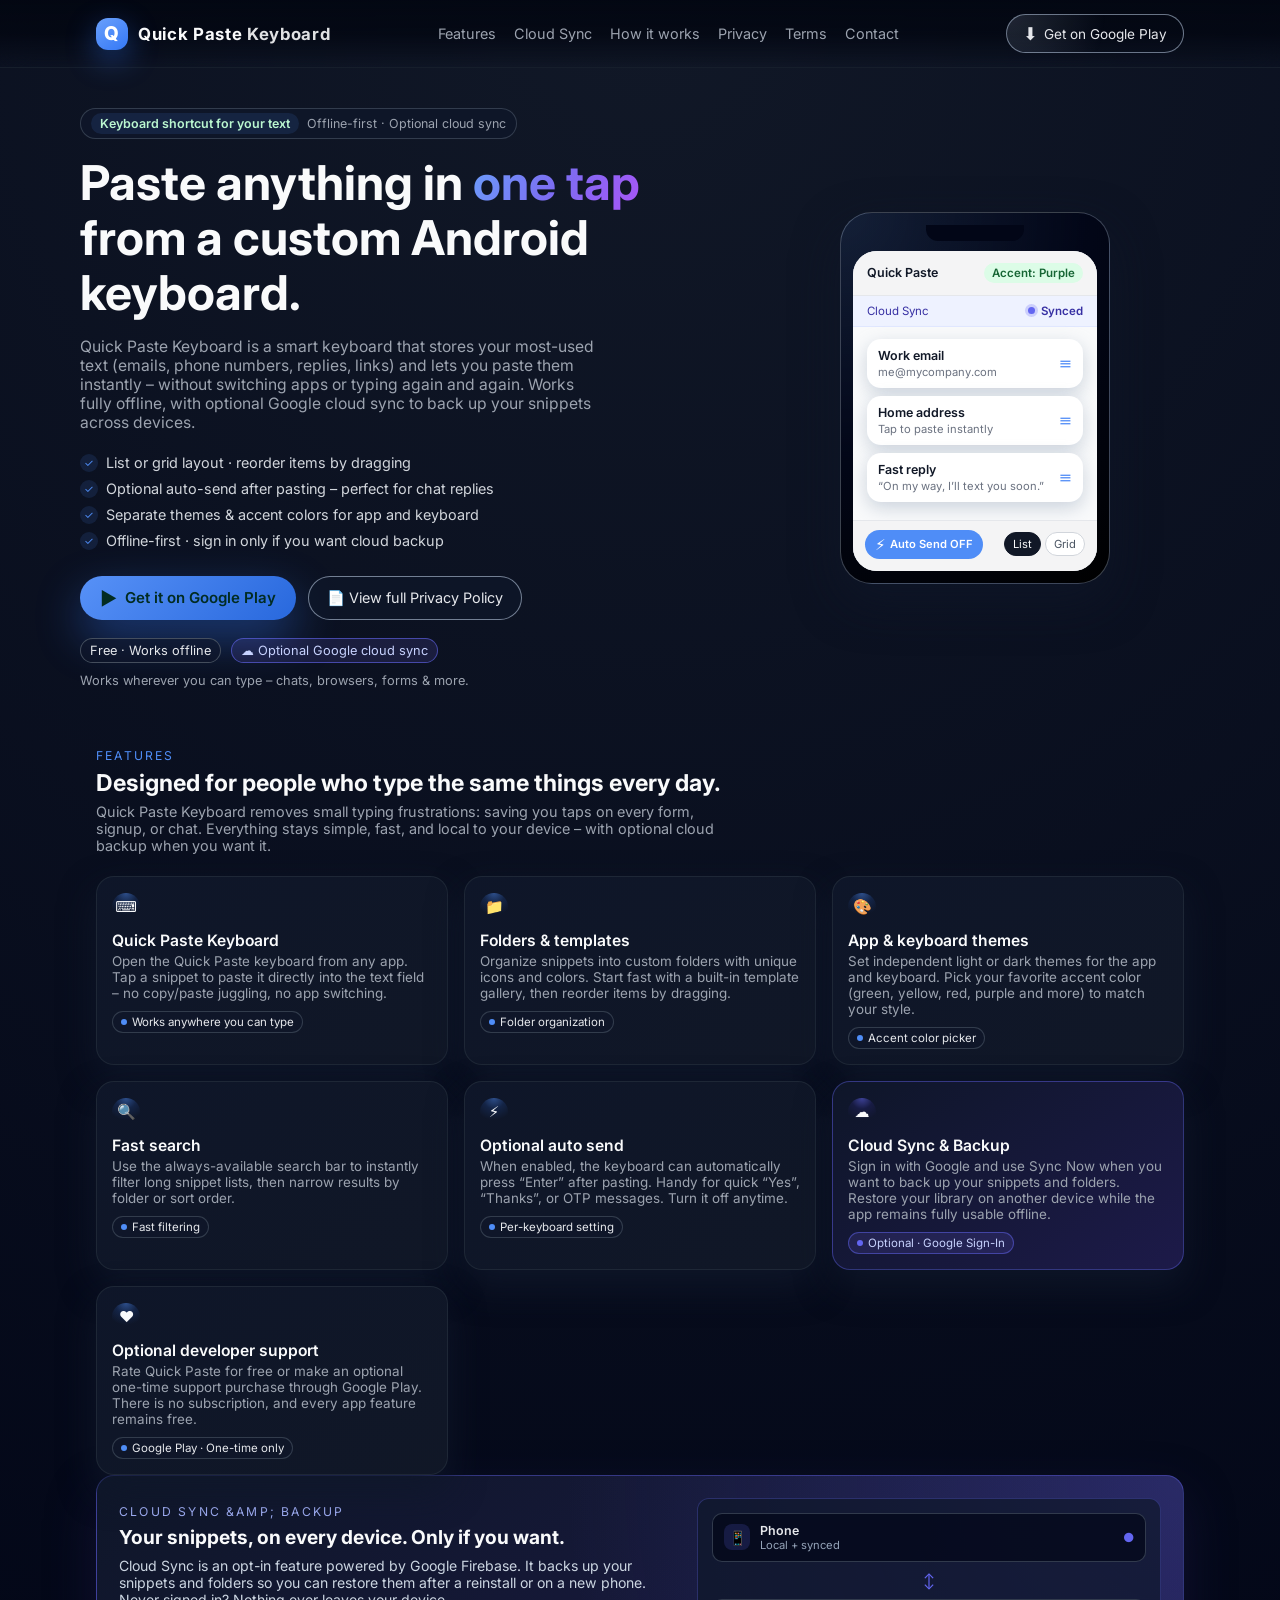
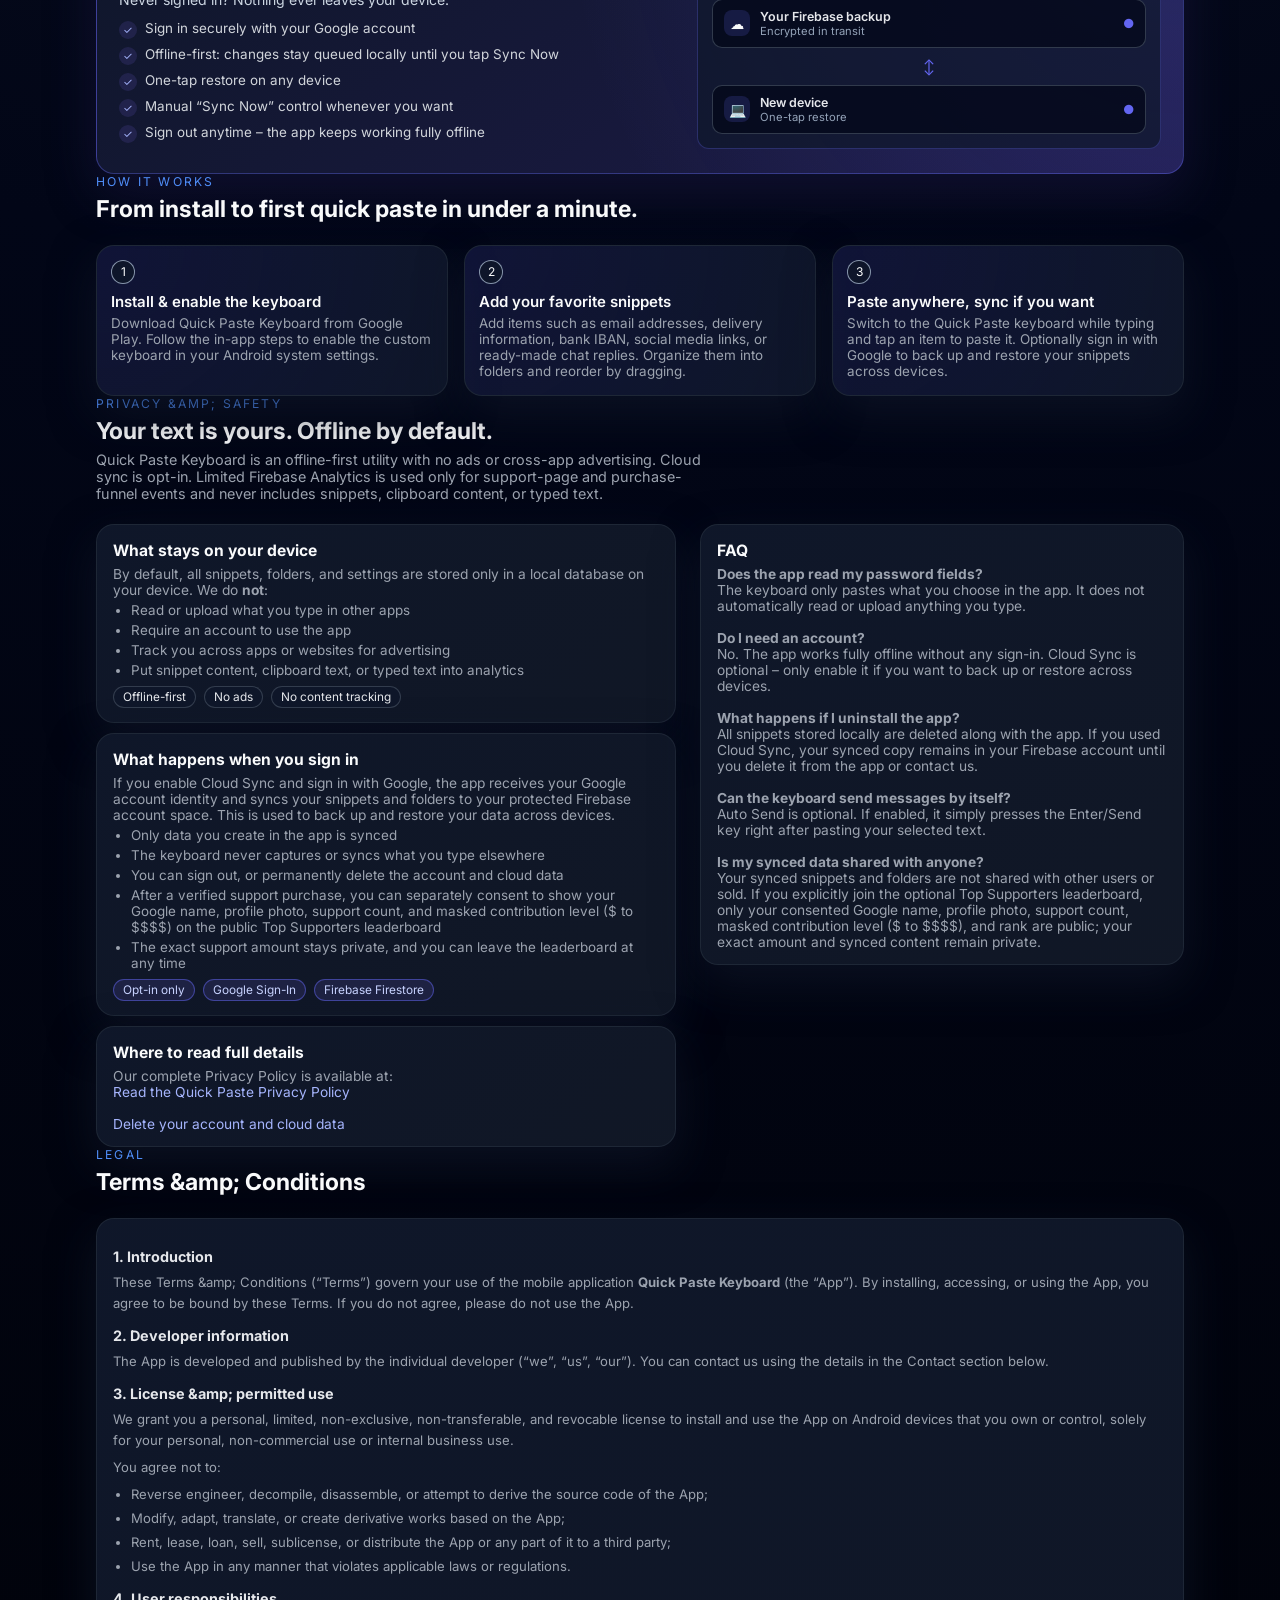
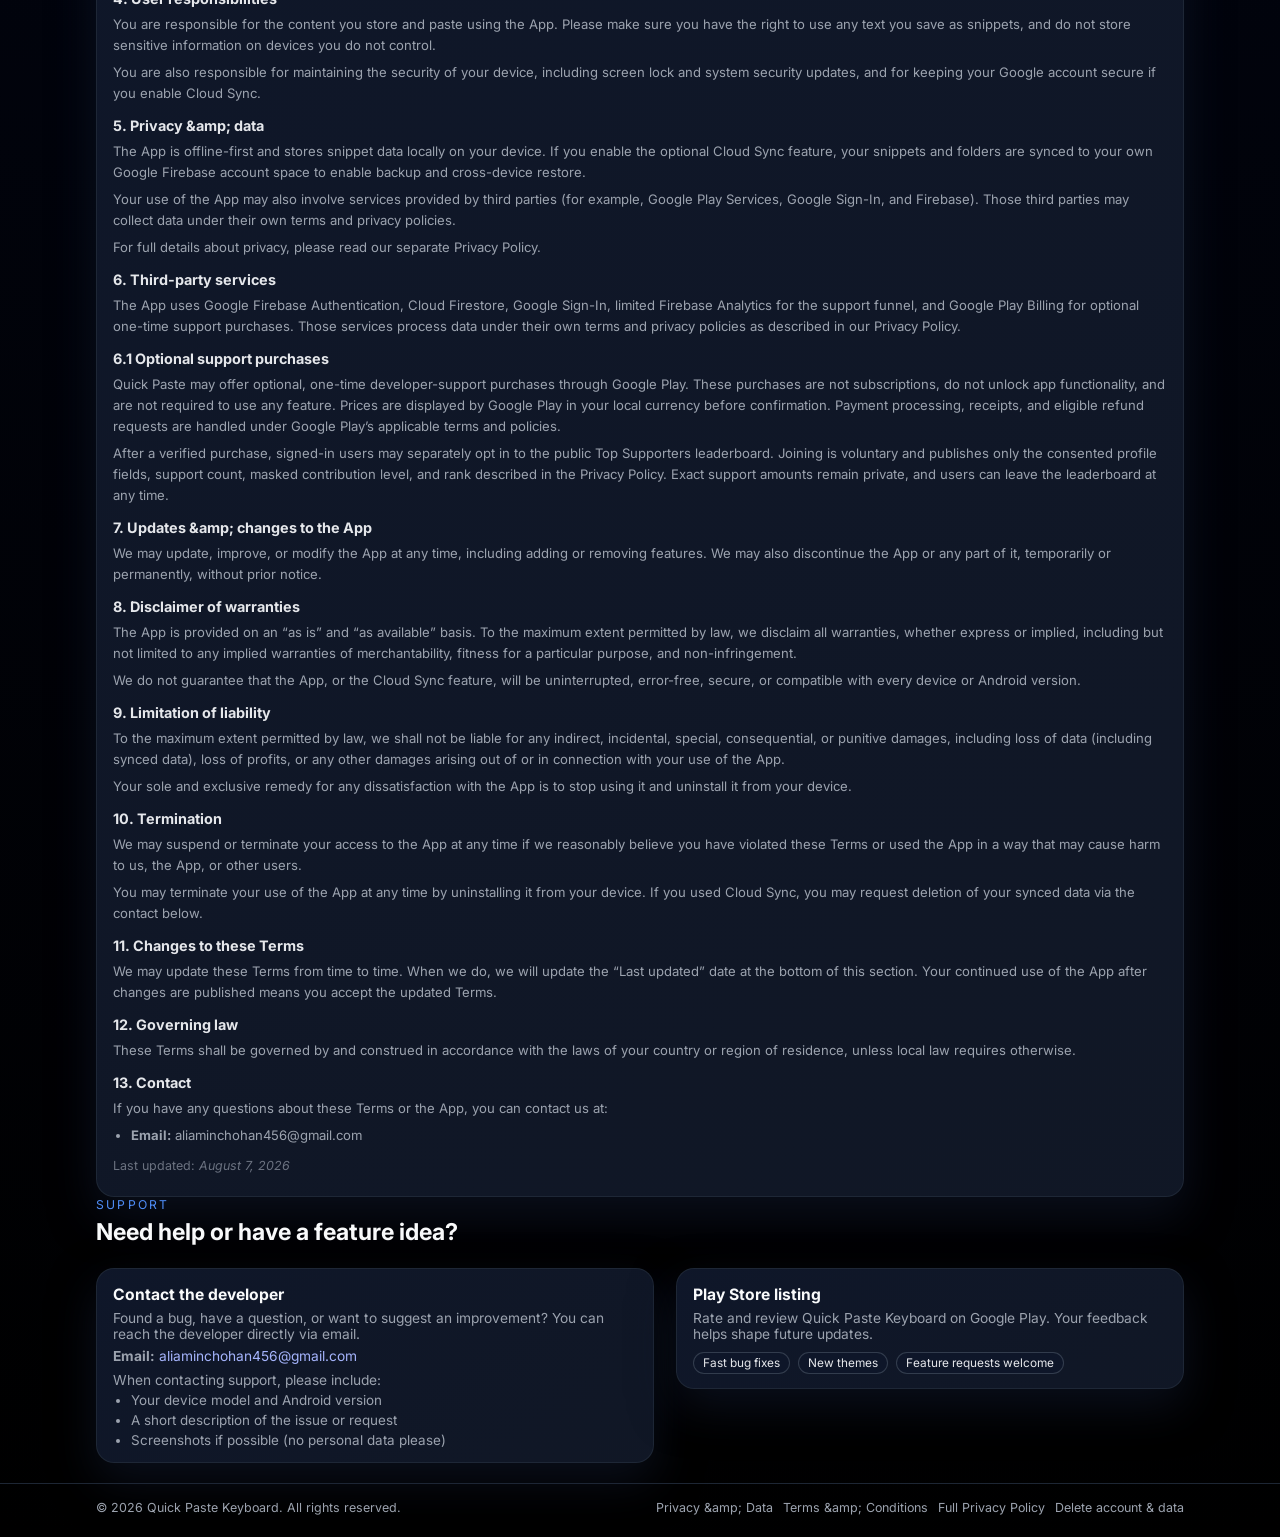
<file: index.html>
<!DOCTYPE html>
<html lang="en">
<head>
  <meta charset="UTF-8" />
  <meta name="viewport" content="width=device-width, initial-scale=1" />
  <title>Quick Paste Keyboard – Fast Text Snippets & Cloud Sync</title>
  <meta name="description" content="Quick Paste Keyboard lets you save your most-used text and paste it instantly from a custom Android keyboard. Offline-first with optional Google cloud sync and backup." />

  <link rel="preconnect" href="https://fonts.googleapis.com">
  <link rel="preconnect" href="https://fonts.gstatic.com" crossorigin>
  <link href="https://fonts.googleapis.com/css2?family=Inter:wght@400;500;600;700;800&display=swap" rel="stylesheet">

  <style>
    :root {
      --bg: #050816;
      --bg-elevated: #0b1020;
      --bg-soft: #12172a;
      --text: #f9fafb;
      --muted: #9ca3af;
      --accent: #4f8df7;
      --accent-soft: rgba(79,141,247,0.13);
      --accent-2: #7c6df2;
      --accent-2-soft: rgba(124,109,242,0.14);
      --border: #1f2933;
      --danger: #ef4444;
      --radius-lg: 18px;
      --radius-md: 12px;
      --radius-pill: 999px;
      --shadow-soft: 0 18px 45px rgba(15,23,42,0.65);
      --max-width: 1120px;
    }

    * {
      box-sizing: border-box;
      margin: 0;
      padding: 0;
    }

    body {
      font-family: "Inter", system-ui, -apple-system, BlinkMacSystemFont, "Segoe UI", sans-serif;
      background: radial-gradient(circle at top, #111827 0, #020617 40%, #000 100%);
      color: var(--text);
      -webkit-font-smoothing: antialiased;
      scroll-behavior: smooth;
    }

    a {
      color: inherit;
      text-decoration: none;
    }

    a:focus-visible,
    button:focus-visible {
      outline: 3px solid rgba(79,141,247,0.55);
      outline-offset: 4px;
      border-radius: 10px;
    }

    .skip-link {
      position: fixed;
      top: 8px;
      left: 12px;
      z-index: 100;
      padding: 10px 14px;
      transform: translateY(-150%);
      border-radius: 10px;
      background: var(--accent);
      color: #fff;
      font-weight: 700;
    }

    .skip-link:focus { transform: translateY(0); }

    img {
      max-width: 100%;
      display: block;
    }

    .page {
      min-height: 100vh;
      display: flex;
      flex-direction: column;
    }

    .shell {
      width: 100%;
      max-width: var(--max-width);
      margin: 0 auto;
      padding: 0 16px;
    }

    /* Navbar */
    .nav {
      position: sticky;
      top: 0;
      z-index: 40;
      backdrop-filter: blur(18px);
      background: linear-gradient(to bottom, rgba(3,7,18,0.96), rgba(3,7,18,0.85), transparent);
      border-bottom: 1px solid rgba(31,41,55,0.7);
    }

    .nav-inner {
      display: flex;
      align-items: center;
      justify-content: space-between;
      padding: 14px 16px;
    }

    .nav-logo {
      display: flex;
      align-items: center;
      gap: 10px;
      font-weight: 700;
      font-size: 1.05rem;
      letter-spacing: 0.04em;
    }

    .nav-logo-badge {
      width: 32px;
      height: 32px;
      border-radius: 12px;
      background: linear-gradient(145deg, #6aa0fb, #3478f6);
      display: flex;
      align-items: center;
      justify-content: center;
      box-shadow: 0 10px 30px rgba(52,120,246,0.42);
    }

    .nav-logo-badge span {
      font-size: 19px;
      font-weight: 800;
      color: #ffffff;
    }

    .nav-links {
      display: flex;
      align-items: center;
      gap: 18px;
      font-size: 0.9rem;
    }

    .nav-links a {
      color: var(--muted);
      padding: 6px 0;
    }

    .nav-links a:hover {
      color: var(--text);
    }

    .nav-cta {
      padding: 8px 16px;
      border-radius: var(--radius-pill);
      border: 1px solid rgba(148,163,184,0.7);
      font-size: 0.85rem;
      display: flex;
      align-items: center;
      gap: 6px;
      color: #e5e7eb;
      background: radial-gradient(circle at top left, rgba(148,163,184,0.2), transparent 55%);
    }

    .nav-cta span {
      font-size: 1.1rem;
    }

    .nav-cta:hover {
      border-color: var(--accent);
      color: var(--accent);
    }

    .nav-toggle {
      display: none;
      border: none;
      background: none;
      color: #e5e7eb;
      font-size: 1.25rem;
    }

    /* Hero */
    .hero {
      padding: 40px 0 60px;
    }

    .hero-grid {
      display: grid;
      grid-template-columns: minmax(0, 1.4fr) minmax(0, 1fr);
      gap: 40px;
      align-items: center;
    }

    .eyebrow {
      display: inline-flex;
      align-items: center;
      gap: 8px;
      padding: 4px 10px;
      border-radius: var(--radius-pill);
      background: rgba(15,23,42,0.9);
      border: 1px solid rgba(55,65,81,0.9);
      font-size: 0.78rem;
      color: var(--muted);
      margin-bottom: 16px;
    }

    .eyebrow-pill {
      padding: 3px 9px;
      border-radius: var(--radius-pill);
      background: rgba(79,141,247,0.12);
      font-weight: 600;
      color: #bbf7d0;
    }

    .hero-title {
      font-size: clamp(2.1rem, 2.4vw + 1.6rem, 3rem);
      line-height: 1.15;
      margin-bottom: 16px;
    }

    .hero-title span {
      background: linear-gradient(120deg, #6aa0fb, #7c6df2, #a855f7);
      -webkit-background-clip: text;
      color: transparent;
    }

    .hero-subtitle {
      color: var(--muted);
      font-size: 0.98rem;
      max-width: 520px;
      margin-bottom: 22px;
    }

    .hero-list {
      list-style: none;
      display: grid;
      gap: 8px;
      font-size: 0.9rem;
      margin-bottom: 26px;
    }

    .hero-list li {
      display: flex;
      align-items: center;
      gap: 8px;
      color: #d1d5db;
    }

    .hero-list span {
      width: 18px;
      height: 18px;
      border-radius: 999px;
      background: var(--accent-soft);
      display: flex;
      align-items: center;
      justify-content: center;
      font-size: 11px;
      color: var(--accent);
    }

    .hero-actions {
      display: flex;
      flex-wrap: wrap;
      gap: 12px;
      margin-bottom: 18px;
    }

    .btn-primary {
      padding: 11px 20px;
      border-radius: var(--radius-pill);
      border: none;
      cursor: pointer;
      font-size: 0.94rem;
      font-weight: 600;
      color: #022c22;
      background: linear-gradient(135deg, #5791f7, #2868dd);
      box-shadow: 0 18px 45px rgba(52,120,246,0.42);
      display: inline-flex;
      align-items: center;
      gap: 8px;
    }

    .btn-primary span {
      font-size: 1.15rem;
    }

    .btn-outline {
      padding: 10px 18px;
      border-radius: var(--radius-pill);
      border: 1px solid rgba(148,163,184,0.75);
      color: #e5e7eb;
      background: rgba(15,23,42,0.7);
      font-size: 0.9rem;
      display: inline-flex;
      align-items: center;
      gap: 8px;
    }

    .btn-outline:hover {
      border-color: var(--accent);
      color: var(--accent);
    }

    .hero-meta {
      font-size: 0.8rem;
      color: var(--muted);
      display: flex;
      flex-wrap: wrap;
      gap: 10px;
      align-items: center;
      margin-top: 4px;
    }

    .hero-meta-pill {
      padding: 4px 9px;
      border-radius: var(--radius-pill);
      border: 1px solid rgba(75,85,99,0.9);
      background: rgba(15,23,42,0.6);
      color: #e5e7eb;
    }

    .hero-meta-pill--accent {
      border-color: rgba(99,102,241,0.6);
      background: var(--accent-2-soft);
      color: #c7d2fe;
    }

    /* Hero phone mock */
    .hero-phone-wrap {
      display: flex;
      justify-content: center;
    }

    .phone {
      width: 270px;
      border-radius: 32px;
      padding: 12px;
      background: radial-gradient(circle at top left, #4f8df718, #020617 55%, #000);
      border: 1px solid rgba(148,163,184,0.4);
      box-shadow: var(--shadow-soft);
      position: relative;
      overflow: hidden;
    }

    .phone-notch {
      height: 16px;
      width: 40%;
      background: #020617;
      border-radius: 0 0 12px 12px;
      margin: 0 auto 10px;
    }

    .phone-screen {
      border-radius: 24px;
      background: #f9fafb;
      overflow: hidden;
      box-shadow: inset 0 0 0 1px rgba(203,213,225,0.7);
    }

    .screen-header {
      padding: 12px 14px;
      display: flex;
      justify-content: space-between;
      align-items: center;
      background: #f4f4f5;
      border-bottom: 1px solid #e5e7eb;
      font-size: 0.78rem;
      font-weight: 600;
      color: #111827;
    }

    .screen-chip {
      padding: 3px 8px;
      border-radius: 999px;
      background: #dcfce7;
      color: #166534;
      font-size: 0.72rem;
      font-weight: 600;
    }

    .screen-sync {
      padding: 8px 14px;
      display: flex;
      align-items: center;
      justify-content: space-between;
      background: #eef2ff;
      border-bottom: 1px solid #e0e7ff;
      font-size: 0.72rem;
      color: #3730a3;
    }

    .screen-sync-dot {
      width: 7px;
      height: 7px;
      border-radius: 999px;
      background: #6366f1;
      box-shadow: 0 0 0 3px rgba(99,102,241,0.25);
    }

    .screen-body {
      padding: 12px 14px 10px;
      background: #f9fafb;
    }

    .snippet-card {
      background: #ffffff;
      border-radius: 14px;
      padding: 9px 11px;
      box-shadow: 0 6px 18px rgba(148,163,184,0.45);
      margin-bottom: 8px;
      display: flex;
      justify-content: space-between;
      align-items: center;
      font-size: 0.78rem;
    }

    .snippet-title {
      font-weight: 600;
      color: #111827;
      margin-bottom: 2px;
    }

    .snippet-sub {
      color: #6b7280;
      font-size: 0.7rem;
    }

    .snippet-handle {
      color: #5791f7;
      font-size: 1rem;
    }

    .screen-footer {
      padding: 9px 12px 12px;
      border-top: 1px solid #e5e7eb;
      background: #f4f4f5;
      display: flex;
      gap: 8px;
      align-items: center;
      justify-content: space-between;
      font-size: 0.7rem;
    }

    .screen-pill {
      background: #4f8df7;
      color: white;
      padding: 5px 10px;
      border-radius: 999px;
      font-weight: 600;
      display: inline-flex;
      align-items: center;
      gap: 4px;
    }

    .screen-pill span {
      font-size: 0.95rem;
    }

    .screen-toggle {
      display: flex;
      gap: 4px;
    }

    .screen-toggle-btn {
      padding: 4px 8px;
      border-radius: 999px;
      background: white;
      border: 1px solid #d1d5db;
      color: #4b5563;
    }

    .screen-toggle-btn--active {
      background: #111827;
      color: #f9fafb;
      border-color: #111827;
    }

    /* Sections */
    section {
      padding: 40px 0;
    }

    .section-header {
      margin-bottom: 22px;
    }

    .section-eyebrow {
      font-size: 0.76rem;
      text-transform: uppercase;
      letter-spacing: 0.18em;
      color: var(--accent);
      margin-bottom: 6px;
    }

    .section-eyebrow--accent2 {
      color: #a5b4fc;
    }

    .section-title {
      font-size: 1.45rem;
      margin-bottom: 6px;
    }

    .section-subtitle {
      font-size: 0.9rem;
      color: var(--muted);
      max-width: 620px;
    }

    /* Features grid */
    .feature-grid {
      display: grid;
      grid-template-columns: repeat(3, minmax(0, 1fr));
      gap: 16px;
    }

    .feature-card {
      background: linear-gradient(145deg, rgba(15,23,42,0.95), rgba(17,24,39,0.96));
      border-radius: var(--radius-lg);
      padding: 16px 15px 15px;
      border: 1px solid rgba(31,41,55,0.95);
      box-shadow: 0 16px 35px rgba(15,23,42,0.85);
      position: relative;
      overflow: hidden;
    }

    .feature-card--sync {
      background: linear-gradient(145deg, rgba(15,23,42,0.95), rgba(30,27,75,0.96));
      border-color: rgba(99,102,241,0.4);
    }

    .feature-badge {
      width: 28px;
      height: 28px;
      border-radius: 999px;
      background: radial-gradient(circle at top, rgba(79,141,247,0.48), rgba(52,120,246,0.14), transparent 70%);
      display: flex;
      align-items: center;
      justify-content: center;
      font-size: 15px;
      margin-bottom: 10px;
    }

    .feature-badge--sync {
      background: radial-gradient(circle at top, rgba(99,102,241,0.55), rgba(67,56,202,0.15), transparent 70%);
    }

    .feature-title {
      font-size: 0.98rem;
      margin-bottom: 3px;
      font-weight: 600;
    }

    .feature-body {
      font-size: 0.84rem;
      color: var(--muted);
      margin-bottom: 8px;
    }

    .feature-tag {
      font-size: 0.72rem;
      padding: 3px 8px;
      border-radius: 999px;
      border: 1px solid rgba(55,65,81,0.9);
      color: #e5e7eb;
      background: rgba(15,23,42,0.8);
      display: inline-flex;
      align-items: center;
      gap: 5px;
    }

    .feature-tag--sync {
      border-color: rgba(99,102,241,0.5);
      background: var(--accent-2-soft);
      color: #c7d2fe;
    }

    .feature-tag-dot {
      width: 6px;
      height: 6px;
      border-radius: 999px;
      background: #4f8df7;
    }

    .feature-tag-dot--sync {
      background: #6366f1;
    }

    /* How it works */
    .how-grid {
      display: grid;
      grid-template-columns: repeat(3, minmax(0, 1fr));
      gap: 16px;
    }

    .how-step {
      border-radius: var(--radius-lg);
      padding: 14px 14px 16px;
      border: 1px solid rgba(31,41,55,0.95);
      background: radial-gradient(circle at top left, rgba(99,102,241,0.15), rgba(15,23,42,0.96));
      box-shadow: var(--shadow-soft);
      position: relative;
    }

    .how-step-number {
      width: 24px;
      height: 24px;
      border-radius: 999px;
      background: rgba(15,23,42,0.9);
      border: 1px solid rgba(148,163,184,0.9);
      font-size: 0.75rem;
      display: flex;
      align-items: center;
      justify-content: center;
      margin-bottom: 8px;
    }

    .how-title {
      font-size: 0.94rem;
      font-weight: 600;
      margin-bottom: 4px;
    }

    .how-body {
      font-size: 0.84rem;
      color: var(--muted);
    }

    /* Sync highlight band */
    .sync-band {
      border-radius: var(--radius-lg);
      padding: 22px 22px 24px;
      border: 1px solid rgba(99,102,241,0.4);
      background:
        radial-gradient(circle at top right, rgba(99,102,241,0.22), transparent 55%),
        linear-gradient(145deg, rgba(15,23,42,0.98), rgba(30,27,75,0.96));
      box-shadow: 0 20px 50px rgba(30,27,75,0.45);
      display: grid;
      grid-template-columns: minmax(0, 1.2fr) minmax(0, 1fr);
      gap: 22px;
      align-items: center;
    }

    .sync-band-title {
      font-size: 1.2rem;
      margin-bottom: 8px;
    }

    .sync-band-body {
      font-size: 0.88rem;
      color: #cbd5e1;
      margin-bottom: 12px;
    }

    .sync-points {
      list-style: none;
      display: grid;
      gap: 7px;
      font-size: 0.84rem;
      color: #d1d5db;
    }

    .sync-points li {
      display: flex;
      align-items: flex-start;
      gap: 8px;
    }

    .sync-points span {
      width: 18px;
      height: 18px;
      border-radius: 999px;
      background: var(--accent-2-soft);
      display: flex;
      align-items: center;
      justify-content: center;
      font-size: 11px;
      color: #a5b4fc;
      flex-shrink: 0;
      margin-top: 1px;
    }

    .sync-visual {
      border-radius: var(--radius-md);
      background: rgba(15,23,42,0.7);
      border: 1px solid rgba(99,102,241,0.3);
      padding: 14px;
      display: grid;
      gap: 10px;
    }

    .sync-device {
      display: flex;
      align-items: center;
      gap: 10px;
      padding: 9px 11px;
      border-radius: 10px;
      background: rgba(2,6,23,0.7);
      border: 1px solid rgba(55,65,81,0.9);
      font-size: 0.78rem;
    }

    .sync-device-icon {
      width: 26px;
      height: 26px;
      border-radius: 8px;
      background: rgba(99,102,241,0.18);
      display: flex;
      align-items: center;
      justify-content: center;
      font-size: 14px;
    }

    .sync-device-meta {
      flex: 1;
    }

    .sync-device-name {
      font-weight: 600;
      color: #e5e7eb;
    }

    .sync-device-status {
      font-size: 0.7rem;
      color: #94a3b8;
    }

    .sync-arrow {
      text-align: center;
      color: #6366f1;
      font-size: 0.9rem;
    }

    /* FAQ, Privacy, Terms */
    .split-grid {
      display: grid;
      grid-template-columns: minmax(0, 1.2fr) minmax(0, 1fr);
      gap: 24px;
      align-items: start;
    }

    .card {
      border-radius: var(--radius-lg);
      border: 1px solid rgba(31,41,55,0.95);
      background: linear-gradient(145deg, rgba(15,23,42,0.98), rgba(17,24,39,0.96));
      padding: 16px 16px 14px;
      box-shadow: var(--shadow-soft);
    }

    .card + .card {
      margin-top: 10px;
    }

    .card-title {
      font-size: 0.98rem;
      margin-bottom: 6px;
    }

    .card-body {
      font-size: 0.86rem;
      color: var(--muted);
    }

    .card-list {
      font-size: 0.84rem;
      color: var(--muted);
      margin-left: 18px;
      margin-top: 4px;
    }

    .card-list li + li {
      margin-top: 4px;
    }

    .chip-row {
      display: flex;
      flex-wrap: wrap;
      gap: 8px;
      margin-top: 8px;
    }

    .chip {
      font-size: 0.74rem;
      padding: 3px 9px;
      border-radius: 999px;
      border: 1px solid rgba(55,65,81,0.9);
      background: rgba(15,23,42,0.92);
      color: #e5e7eb;
    }

    .chip--sync {
      border-color: rgba(99,102,241,0.5);
      background: var(--accent-2-soft);
      color: #c7d2fe;
    }

    /* Terms text */
    .terms {
      font-size: 0.82rem;
      color: var(--muted);
      line-height: 1.6;
    }

    .terms h3 {
      font-size: 0.9rem;
      color: #e5e7eb;
      margin-top: 10px;
      margin-bottom: 4px;
    }

    .terms p {
      margin-bottom: 6px;
    }

    .terms ul {
      margin-left: 18px;
      margin-bottom: 6px;
    }

    .terms li + li {
      margin-top: 3px;
    }

    .pill-warning {
      font-size: 0.76rem;
      color: #f97316;
      background: rgba(248,113,113,0.08);
      border-radius: 999px;
      padding: 4px 9px;
      border: 1px dashed rgba(248,113,113,0.5);
      display: inline-flex;
      align-items: center;
      gap: 6px;
      margin-bottom: 8px;
    }

    .pill-warning span {
      font-size: 1rem;
    }

    /* Contact & footer */
    .contact-grid {
      display: grid;
      grid-template-columns: minmax(0, 1.1fr) minmax(0, 1fr);
      gap: 22px;
    }

    .footer {
      border-top: 1px solid rgba(31,41,55,0.95);
      padding: 16px 0 22px;
      margin-top: 20px;
      font-size: 0.78rem;
      color: var(--muted);
    }

    .footer-inner {
      display: flex;
      justify-content: space-between;
      gap: 16px;
      flex-wrap: wrap;
      align-items: center;
    }

    .footer-links {
      display: flex;
      flex-wrap: wrap;
      gap: 10px;
    }

    .footer-links a {
      color: var(--muted);
    }

    .footer-links a:hover {
      color: var(--accent);
    }

    /* Responsive */
    @media (max-width: 960px) {
      .hero-grid {
        grid-template-columns: minmax(0, 1fr);
      }
      .hero {
        padding-top: 28px;
      }
      .hero-phone-wrap {
        order: -1;
      }
      .feature-grid,
      .how-grid {
        grid-template-columns: repeat(2, minmax(0, 1fr));
      }
      .split-grid,
      .contact-grid,
      .sync-band {
        grid-template-columns: minmax(0, 1fr);
      }
    }

    @media (max-width: 720px) {
      .nav-inner {
        padding-inline: 8px;
      }
      .nav-links {
        position: fixed;
        inset: 56px 12px auto 12px;
        background: rgba(15,23,42,0.98);
        border-radius: 16px;
        border: 1px solid rgba(55,65,81,0.9);
        padding: 10px 12px;
        flex-direction: column;
        align-items: flex-start;
        gap: 8px;
        transform: translateY(-12px);
        opacity: 0;
        pointer-events: none;
        transition: opacity 0.18s ease;
      }
      .nav-links.open {
        opacity: 1;
        pointer-events: auto;
      }
      .nav-cta {
        display: none;
      }
      .nav-toggle {
        display: block;
      }
      .feature-grid,
      .how-grid {
        grid-template-columns: minmax(0, 1fr);
      }
      .hero-actions {
        flex-direction: column;
        align-items: stretch;
      }
      .btn-outline,
      .btn-primary {
        width: 100%;
        justify-content: center;
      }
    }
    @media (prefers-reduced-motion: reduce) {
      html { scroll-behavior: auto; }
      *, *::before, *::after { animation-duration: .01ms !important; transition-duration: .01ms !important; }
    }
  </style>
</head>
<body>
<a class="skip-link" href="#top">Skip to content</a>
<div class="page">

  <!-- NAVBAR -->
  <header class="nav">
    <div class="shell nav-inner">
      <a href="#top" class="nav-logo">
        <div class="nav-logo-badge"><span>Q</span></div>
        <div>
          Quick Paste <span style="opacity:.9;">Keyboard</span>
        </div>
      </a>

      <button class="nav-toggle" aria-label="Toggle navigation" id="navToggle">☰</button>

      <nav class="nav-links" id="navLinks">
        <a href="#features">Features</a>
        <a href="#sync">Cloud Sync</a>
        <a href="#how">How it works</a>
        <a href="#privacy">Privacy</a>
        <a href="#terms">Terms</a>
        <a href="#contact">Contact</a>
      </nav>

      <a class="nav-cta" href="https://play.google.com/store/apps/details?id=app.quickpaste.keyboard" target="_blank" rel="noopener">
        <span>⬇</span> Get on Google Play
      </a>
    </div>
  </header>

  <main id="top">
    <!-- HERO -->
    <section class="hero shell">
      <div class="hero-grid">
        <div>
          <div class="eyebrow">
            <div class="eyebrow-pill">Keyboard shortcut for your text</div>
            Offline-first · Optional cloud sync
          </div>

          <h1 class="hero-title">
            Paste anything in <span>one tap</span> from a custom Android keyboard.
          </h1>

          <p class="hero-subtitle">
            Quick Paste Keyboard is a smart keyboard that stores your most-used text (emails, phone numbers, replies, links) and lets you paste them instantly – without switching apps or typing again and again. Works fully offline, with optional Google cloud sync to back up your snippets across devices.
          </p>

          <ul class="hero-list">
            <li><span>✓</span> List or grid layout · reorder items by dragging</li>
            <li><span>✓</span> Optional auto-send after pasting – perfect for chat replies</li>
            <li><span>✓</span> Separate themes & accent colors for app and keyboard</li>
            <li><span>✓</span> Offline-first · sign in only if you want cloud backup</li>
          </ul>

          <div class="hero-actions">
            <a class="btn-primary" href="https://play.google.com/store/apps/details?id=app.quickpaste.keyboard" target="_blank" rel="noopener">
              <span>▶</span> Get it on Google Play
            </a>

            <a class="btn-outline" href="privacy_policy.html">
              📄 View full Privacy Policy
            </a>
          </div>

          <div class="hero-meta">
            <div class="hero-meta-pill">Free · Works offline</div>
            <div class="hero-meta-pill hero-meta-pill--accent">☁ Optional Google cloud sync</div>
            <div>Works wherever you can type – chats, browsers, forms & more.</div>
          </div>
        </div>

        <!-- Phone mock -->
        <div class="hero-phone-wrap" aria-hidden="true">
          <div class="phone">
            <div class="phone-notch"></div>
            <div class="phone-screen">
              <div class="screen-header">
                <span>Quick Paste</span>
                <span class="screen-chip">Accent: Purple</span>
              </div>
              <div class="screen-sync">
                <span>Cloud Sync</span>
                <span style="display:inline-flex;align-items:center;gap:6px;font-weight:600;">
                  <span class="screen-sync-dot"></span> Synced
                </span>
              </div>
              <div class="screen-body">
                <div class="snippet-card">
                  <div>
                    <div class="snippet-title">Work email</div>
                    <div class="snippet-sub">me@mycompany.com</div>
                  </div>
                  <div class="snippet-handle">≡</div>
                </div>
                <div class="snippet-card">
                  <div>
                    <div class="snippet-title">Home address</div>
                    <div class="snippet-sub">Tap to paste instantly</div>
                  </div>
                  <div class="snippet-handle">≡</div>
                </div>
                <div class="snippet-card">
                  <div>
                    <div class="snippet-title">Fast reply</div>
                    <div class="snippet-sub">“On my way, I’ll text you soon.”</div>
                  </div>
                  <div class="snippet-handle">≡</div>
                </div>
              </div>
              <div class="screen-footer">
                <div class="screen-pill">
                  <span>⚡</span> Auto Send OFF
                </div>
                <div class="screen-toggle">
                  <div class="screen-toggle-btn screen-toggle-btn--active">List</div>
                  <div class="screen-toggle-btn">Grid</div>
                </div>
              </div>
            </div>
          </div>
        </div>
      </div>
    </section>

    <!-- FEATURES -->
    <section id="features" class="shell">
      <div class="section-header">
        <div class="section-eyebrow">Features</div>
        <h2 class="section-title">Designed for people who type the same things every day.</h2>
        <p class="section-subtitle">
          Quick Paste Keyboard removes small typing frustrations: saving you taps on every form, signup, or chat. Everything stays simple, fast, and local to your device – with optional cloud backup when you want it.
        </p>
      </div>

      <div class="feature-grid">
        <article class="feature-card">
          <div class="feature-badge">⌨</div>
          <h3 class="feature-title">Quick Paste Keyboard</h3>
          <p class="feature-body">
            Open the Quick Paste keyboard from any app. Tap a snippet to paste it directly into the text field – no copy/paste juggling, no app switching.
          </p>
          <div class="feature-tag">
            <div class="feature-tag-dot"></div> Works anywhere you can type
          </div>
        </article>

        <article class="feature-card">
          <div class="feature-badge">📁</div>
          <h3 class="feature-title">Folders & templates</h3>
          <p class="feature-body">
            Organize snippets into custom folders with unique icons and colors. Start fast with a built-in template gallery, then reorder items by dragging.
          </p>
          <div class="feature-tag">
            <div class="feature-tag-dot"></div> Folder organization
          </div>
        </article>

        <article class="feature-card">
          <div class="feature-badge">🎨</div>
          <h3 class="feature-title">App & keyboard themes</h3>
          <p class="feature-body">
            Set independent light or dark themes for the app and keyboard. Pick your favorite accent color (green, yellow, red, purple and more) to match your style.
          </p>
          <div class="feature-tag">
            <div class="feature-tag-dot"></div> Accent color picker
          </div>
        </article>

        <article class="feature-card">
          <div class="feature-badge">🔍</div>
          <h3 class="feature-title">Fast search</h3>
          <p class="feature-body">
            Use the always-available search bar to instantly filter long snippet lists, then narrow results by folder or sort order.
          </p>
          <div class="feature-tag">
            <div class="feature-tag-dot"></div> Fast filtering
          </div>
        </article>

        <article class="feature-card">
          <div class="feature-badge">⚡</div>
          <h3 class="feature-title">Optional auto send</h3>
          <p class="feature-body">
            When enabled, the keyboard can automatically press “Enter” after pasting. Handy for quick “Yes”, “Thanks”, or OTP messages. Turn it off anytime.
          </p>
          <div class="feature-tag">
            <div class="feature-tag-dot"></div> Per-keyboard setting
          </div>
        </article>

        <article class="feature-card feature-card--sync">
          <div class="feature-badge feature-badge--sync">☁</div>
          <h3 class="feature-title">Cloud Sync & Backup</h3>
          <p class="feature-body">
            Sign in with Google and use Sync Now when you want to back up your snippets and folders. Restore your library on another device while the app remains fully usable offline.
          </p>
          <div class="feature-tag feature-tag--sync">
            <div class="feature-tag-dot feature-tag-dot--sync"></div> Optional · Google Sign-In
          </div>
        </article>

        <article class="feature-card">
          <div class="feature-badge">&#9829;</div>
          <h3 class="feature-title">Optional developer support</h3>
          <p class="feature-body">
            Rate Quick Paste for free or make an optional one-time support purchase through Google Play. There is no subscription, and every app feature remains free.
          </p>
          <div class="feature-tag">
            <div class="feature-tag-dot"></div> Google Play &middot; One-time only
          </div>
        </article>
      </div>
    </section>

    <!-- CLOUD SYNC BAND -->
    <section id="sync" class="shell">
      <div class="sync-band">
        <div>
          <div class="section-eyebrow section-eyebrow--accent2">Cloud Sync &​amp; Backup</div>
          <h2 class="sync-band-title">Your snippets, on every device. Only if you want.</h2>
          <p class="sync-band-body">
            Cloud Sync is an opt-in feature powered by Google Firebase. It backs up your snippets and folders so you can restore them after a reinstall or on a new phone. Never signed in? Nothing ever leaves your device.
          </p>
          <ul class="sync-points">
            <li><span>✓</span> Sign in securely with your Google account</li>
            <li><span>✓</span> Offline-first: changes stay queued locally until you tap Sync Now</li>
            <li><span>✓</span> One-tap restore on any device</li>
            <li><span>✓</span> Manual “Sync Now” control whenever you want</li>
            <li><span>✓</span> Sign out anytime – the app keeps working fully offline</li>
          </ul>
        </div>

        <div class="sync-visual" aria-hidden="true">
          <div class="sync-device">
            <div class="sync-device-icon">📱</div>
            <div class="sync-device-meta">
              <div class="sync-device-name">Phone</div>
              <div class="sync-device-status">Local + synced</div>
            </div>
            <span style="color:#6366f1;">●</span>
          </div>
          <div class="sync-arrow">↕</div>
          <div class="sync-device">
            <div class="sync-device-icon">☁</div>
            <div class="sync-device-meta">
              <div class="sync-device-name">Your Firebase backup</div>
              <div class="sync-device-status">Encrypted in transit</div>
            </div>
            <span style="color:#6366f1;">●</span>
          </div>
          <div class="sync-arrow">↕</div>
          <div class="sync-device">
            <div class="sync-device-icon">💻</div>
            <div class="sync-device-meta">
              <div class="sync-device-name">New device</div>
              <div class="sync-device-status">One-tap restore</div>
            </div>
            <span style="color:#6366f1;">●</span>
          </div>
        </div>
      </div>
    </section>

    <!-- HOW IT WORKS -->
    <section id="how" class="shell">
      <div class="section-header">
        <div class="section-eyebrow">How it works</div>
        <h2 class="section-title">From install to first quick paste in under a minute.</h2>
      </div>

      <div class="how-grid">
        <article class="how-step">
          <div class="how-step-number">1</div>
          <h3 class="how-title">Install & enable the keyboard</h3>
          <p class="how-body">
            Download Quick Paste Keyboard from Google Play. Follow the in-app steps to enable the custom keyboard in your Android system settings.
          </p>
        </article>

        <article class="how-step">
          <div class="how-step-number">2</div>
          <h3 class="how-title">Add your favorite snippets</h3>
          <p class="how-body">
            Add items such as email addresses, delivery information, bank IBAN, social media links, or ready-made chat replies. Organize them into folders and reorder by dragging.
          </p>
        </article>

        <article class="how-step">
          <div class="how-step-number">3</div>
          <h3 class="how-title">Paste anywhere, sync if you want</h3>
          <p class="how-body">
            Switch to the Quick Paste keyboard while typing and tap an item to paste it. Optionally sign in with Google to back up and restore your snippets across devices.
          </p>
        </article>
      </div>
    </section>

    <!-- PRIVACY + FAQ -->
    <section id="privacy" class="shell">
      <div class="section-header">
        <div class="section-eyebrow">Privacy &​amp; Safety</div>
        <h2 class="section-title">Your text is yours. Offline by default.</h2>
        <p class="section-subtitle">
          Quick Paste Keyboard is an offline-first utility with no ads or cross-app advertising. Cloud sync is opt-in. Limited Firebase Analytics is used only for support-page and purchase-funnel events and never includes snippets, clipboard content, or typed text.
        </p>
      </div>

      <div class="split-grid">
        <div>
          <article class="card">
            <h3 class="card-title">What stays on your device</h3>
            <p class="card-body">
              By default, all snippets, folders, and settings are stored only in a local database on your device. We do <strong>not</strong>:
            </p>
            <ul class="card-list">
              <li>Read or upload what you type in other apps</li>
              <li>Require an account to use the app</li>
              <li>Track you across apps or websites for advertising</li>
              <li>Put snippet content, clipboard text, or typed text into analytics</li>
            </ul>
            <div class="chip-row">
              <span class="chip">Offline-first</span>
              <span class="chip">No ads</span>
              <span class="chip">No content tracking</span>
            </div>
          </article>

          <article class="card">
            <h3 class="card-title">What happens when you sign in</h3>
            <p class="card-body">
              If you enable Cloud Sync and sign in with Google, the app receives your Google account identity and syncs your snippets and folders to your protected Firebase account space. This is used to back up and restore your data across devices.
            </p>
            <ul class="card-list">
              <li>Only data you create in the app is synced</li>
              <li>The keyboard never captures or syncs what you type elsewhere</li>
              <li>You can sign out, or permanently delete the account and cloud data</li>
              <li>After a verified support purchase, you can separately consent to show your Google name, profile photo, support count, and masked contribution level ($ to $$$$) on the public Top Supporters leaderboard</li>
              <li>The exact support amount stays private, and you can leave the leaderboard at any time</li>
            </ul>
            <div class="chip-row">
              <span class="chip chip--sync">Opt-in only</span>
              <span class="chip chip--sync">Google Sign-In</span>
              <span class="chip chip--sync">Firebase Firestore</span>
            </div>
          </article>

          <article class="card">
            <h3 class="card-title">Where to read full details</h3>
            <p class="card-body">
              Our complete Privacy Policy is available at:
            </p>
            <p class="card-body">
              <a href="privacy_policy.html" style="color:#a5b4fc;">
                Read the Quick Paste Privacy Policy
              </a>
              <br><br>
              <a href="data-deletion.html" style="color:#a5b4fc;">
                Delete your account and cloud data
              </a>
            </p>
          </article>
        </div>

        <div>
          <article class="card">
            <h3 class="card-title">FAQ</h3>
            <div class="card-body">
              <p><strong>Does the app read my password fields?</strong><br>
                The keyboard only pastes what you choose in the app. It does not automatically read or upload anything you type.</p>
              <br />
              <p><strong>Do I need an account?</strong><br>
                No. The app works fully offline without any sign-in. Cloud Sync is optional – only enable it if you want to back up or restore across devices.</p>
              <br />
              <p><strong>What happens if I uninstall the app?</strong><br>
                All snippets stored locally are deleted along with the app. If you used Cloud Sync, your synced copy remains in your Firebase account until you delete it from the app or contact us.</p>
              <br />
              <p><strong>Can the keyboard send messages by itself?</strong><br>
                Auto Send is optional. If enabled, it simply presses the Enter/Send key right after pasting your selected text.</p>
              <br />
              <p><strong>Is my synced data shared with anyone?</strong><br>
                Your synced snippets and folders are not shared with other users or sold. If you explicitly join the optional Top Supporters leaderboard, only your consented Google name, profile photo, support count, masked contribution level ($ to $$$$), and rank are public; your exact amount and synced content remain private.</p>
            </div>
          </article>
        </div>
      </div>
    </section>

    <!-- TERMS & CONDITIONS -->
    <section id="terms" class="shell">
      <div class="section-header">
        <div class="section-eyebrow">Legal</div>
        <h2 class="section-title">Terms &​amp; Conditions</h2>
      </div>

      <article class="card">
        <div class="terms">
          <h3>1. Introduction</h3>
          <p>
            These Terms &​amp; Conditions (“Terms”) govern your use of the mobile application <strong>Quick Paste Keyboard</strong>
            (the “App”). By installing, accessing, or using the App, you agree to be bound by these Terms. If you do not agree, please do not use the App.
          </p>

          <h3>2. Developer information</h3>
          <p>
            The App is developed and published by the individual developer (“we”, “us”, “our”). You can contact us using the details in the Contact section below.
          </p>

          <h3>3. License &​amp; permitted use</h3>
          <p>
            We grant you a personal, limited, non-exclusive, non-transferable, and revocable license to install and use the App on Android devices that you own or control, solely for your personal, non-commercial use or internal business use.
          </p>
          <p>You agree not to:</p>
          <ul>
            <li>Reverse engineer, decompile, disassemble, or attempt to derive the source code of the App;</li>
            <li>Modify, adapt, translate, or create derivative works based on the App;</li>
            <li>Rent, lease, loan, sell, sublicense, or distribute the App or any part of it to a third party;</li>
            <li>Use the App in any manner that violates applicable laws or regulations.</li>
          </ul>

          <h3>4. User responsibilities</h3>
          <p>
            You are responsible for the content you store and paste using the App. Please make sure you have the right to use any text you save as snippets, and do not store sensitive information on devices you do not control.
          </p>
          <p>
            You are also responsible for maintaining the security of your device, including screen lock and system security updates, and for keeping your Google account secure if you enable Cloud Sync.
          </p>

          <h3>5. Privacy &​amp; data</h3>
          <p>
            The App is offline-first and stores snippet data locally on your device. If you enable the optional Cloud Sync feature, your snippets and folders are synced to your own Google Firebase account space to enable backup and cross-device restore.
          </p>
          <p>
            Your use of the App may also involve services provided by third parties (for example, Google Play Services, Google Sign-In, and Firebase). Those third parties may collect data under their own terms and privacy policies.
          </p>
          <p>
            For full details about privacy, please read our separate
            <a href="privacy_policy.html">Privacy Policy</a>.
          </p>

          <h3>6. Third-party services</h3>
          <p>
            The App uses Google Firebase Authentication, Cloud Firestore, Google Sign-In, limited Firebase Analytics for the support funnel, and Google Play Billing for optional one-time support purchases. Those services process data under their own terms and privacy policies as described in our Privacy Policy.
          </p>

          <h3>6.1 Optional support purchases</h3>
          <p>
            Quick Paste may offer optional, one-time developer-support purchases through Google Play. These purchases are not subscriptions, do not unlock app functionality, and are not required to use any feature. Prices are displayed by Google Play in your local currency before confirmation. Payment processing, receipts, and eligible refund requests are handled under Google Play&rsquo;s applicable terms and policies.
          </p>
          <p>
            After a verified purchase, signed-in users may separately opt in to the public Top Supporters leaderboard. Joining is voluntary and publishes only the consented profile fields, support count, masked contribution level, and rank described in the Privacy Policy. Exact support amounts remain private, and users can leave the leaderboard at any time.
          </p>

          <h3>7. Updates &​amp; changes to the App</h3>
          <p>
            We may update, improve, or modify the App at any time, including adding or removing features. We may also discontinue the App or any part of it, temporarily or permanently, without prior notice.
          </p>

          <h3>8. Disclaimer of warranties</h3>
          <p>
            The App is provided on an “as is” and “as available” basis. To the maximum extent permitted by law, we disclaim all warranties, whether express or implied, including but not limited to any implied warranties of merchantability, fitness for a particular purpose, and non-infringement.
          </p>
          <p>
            We do not guarantee that the App, or the Cloud Sync feature, will be uninterrupted, error-free, secure, or compatible with every device or Android version.
          </p>

          <h3>9. Limitation of liability</h3>
          <p>
            To the maximum extent permitted by law, we shall not be liable for any indirect, incidental, special, consequential, or punitive damages, including loss of data (including synced data), loss of profits, or any other damages arising out of or in connection with your use of the App.
          </p>
          <p>
            Your sole and exclusive remedy for any dissatisfaction with the App is to stop using it and uninstall it from your device.
          </p>

          <h3>10. Termination</h3>
          <p>
            We may suspend or terminate your access to the App at any time if we reasonably believe you have violated these Terms or used the App in a way that may cause harm to us, the App, or other users.
          </p>
          <p>
            You may terminate your use of the App at any time by uninstalling it from your device. If you used Cloud Sync, you may request deletion of your synced data via the contact below.
          </p>

          <h3>11. Changes to these Terms</h3>
          <p>
            We may update these Terms from time to time. When we do, we will update the “Last updated” date at the bottom of this section. Your continued use of the App after changes are published means you accept the updated Terms.
          </p>

          <h3>12. Governing law</h3>
          <p>
            These Terms shall be governed by and construed in accordance with the laws of your country or region of residence, unless local law requires otherwise.
          </p>

          <h3>13. Contact</h3>
          <p>
            If you have any questions about these Terms or the App, you can contact us at:
          </p>
          <ul>
            <li><strong>Email:</strong> aliaminchohan456@gmail.com</li>
          </ul>

          <p style="margin-top:10px; font-size:0.78rem; color:#6b7280;">
            Last updated: <em>August 7, 2026</em>
          </p>
        </div>
      </article>
    </section>

    <!-- CONTACT -->
    <section id="contact" class="shell">
      <div class="section-header">
        <div class="section-eyebrow">Support</div>
        <h2 class="section-title">Need help or have a feature idea?</h2>
      </div>

      <div class="contact-grid">
        <div>
          <article class="card">
            <h3 class="card-title">Contact the developer</h3>
            <p class="card-body">
              Found a bug, have a question, or want to suggest an improvement? You can reach the developer directly via email.
            </p>
            <p class="card-body" style="margin-top:6px;">
              <strong>Email:</strong>
              <a href="mailto:aliaminchohan456@gmail.com" style="color:#a5b4fc;"> aliaminchohan456@gmail.com</a>
            </p>
            <p class="card-body" style="margin-top:8px;">
              When contacting support, please include:
            </p>
            <ul class="card-list">
              <li>Your device model and Android version</li>
              <li>A short description of the issue or request</li>
              <li>Screenshots if possible (no personal data please)</li>
            </ul>
          </article>
        </div>

        <div>
          <article class="card">
            <h3 class="card-title">Play Store listing</h3>
            <p class="card-body">
              Rate and review Quick Paste Keyboard on Google Play. Your feedback helps shape future updates.
            </p>
            <div class="chip-row" style="margin-top:10px;">
              <span class="chip">Fast bug fixes</span>
              <span class="chip">New themes</span>
              <span class="chip">Feature requests welcome</span>
            </div>
          </article>
        </div>
      </div>
    </section>
  </main>

  <!-- FOOTER -->
  <footer class="footer">
    <div class="shell footer-inner">
      <div>© <span id="year"></span> Quick Paste Keyboard. All rights reserved.</div>
      <div class="footer-links">
        <a href="#privacy">Privacy &​amp; Data</a>
        <a href="#terms">Terms &​amp; Conditions</a>
        <a href="privacy_policy.html">Full Privacy Policy</a>
        <a href="data-deletion.html">Delete account &amp; data</a>
      </div>
    </div>
  </footer>
</div>

<script>
  // Mobile nav toggle
  const navToggle = document.getElementById('navToggle');
  const navLinks = document.getElementById('navLinks');
  navToggle?.addEventListener('click', () => {
    navLinks.classList.toggle('open');
  });
  navLinks?.querySelectorAll('a').forEach(a => {
    a.addEventListener('click', () => navLinks.classList.remove('open'));
  });

  // Footer year
  document.getElementById('year').textContent = new Date().getFullYear();
</script>
</body>
</html>
</file>
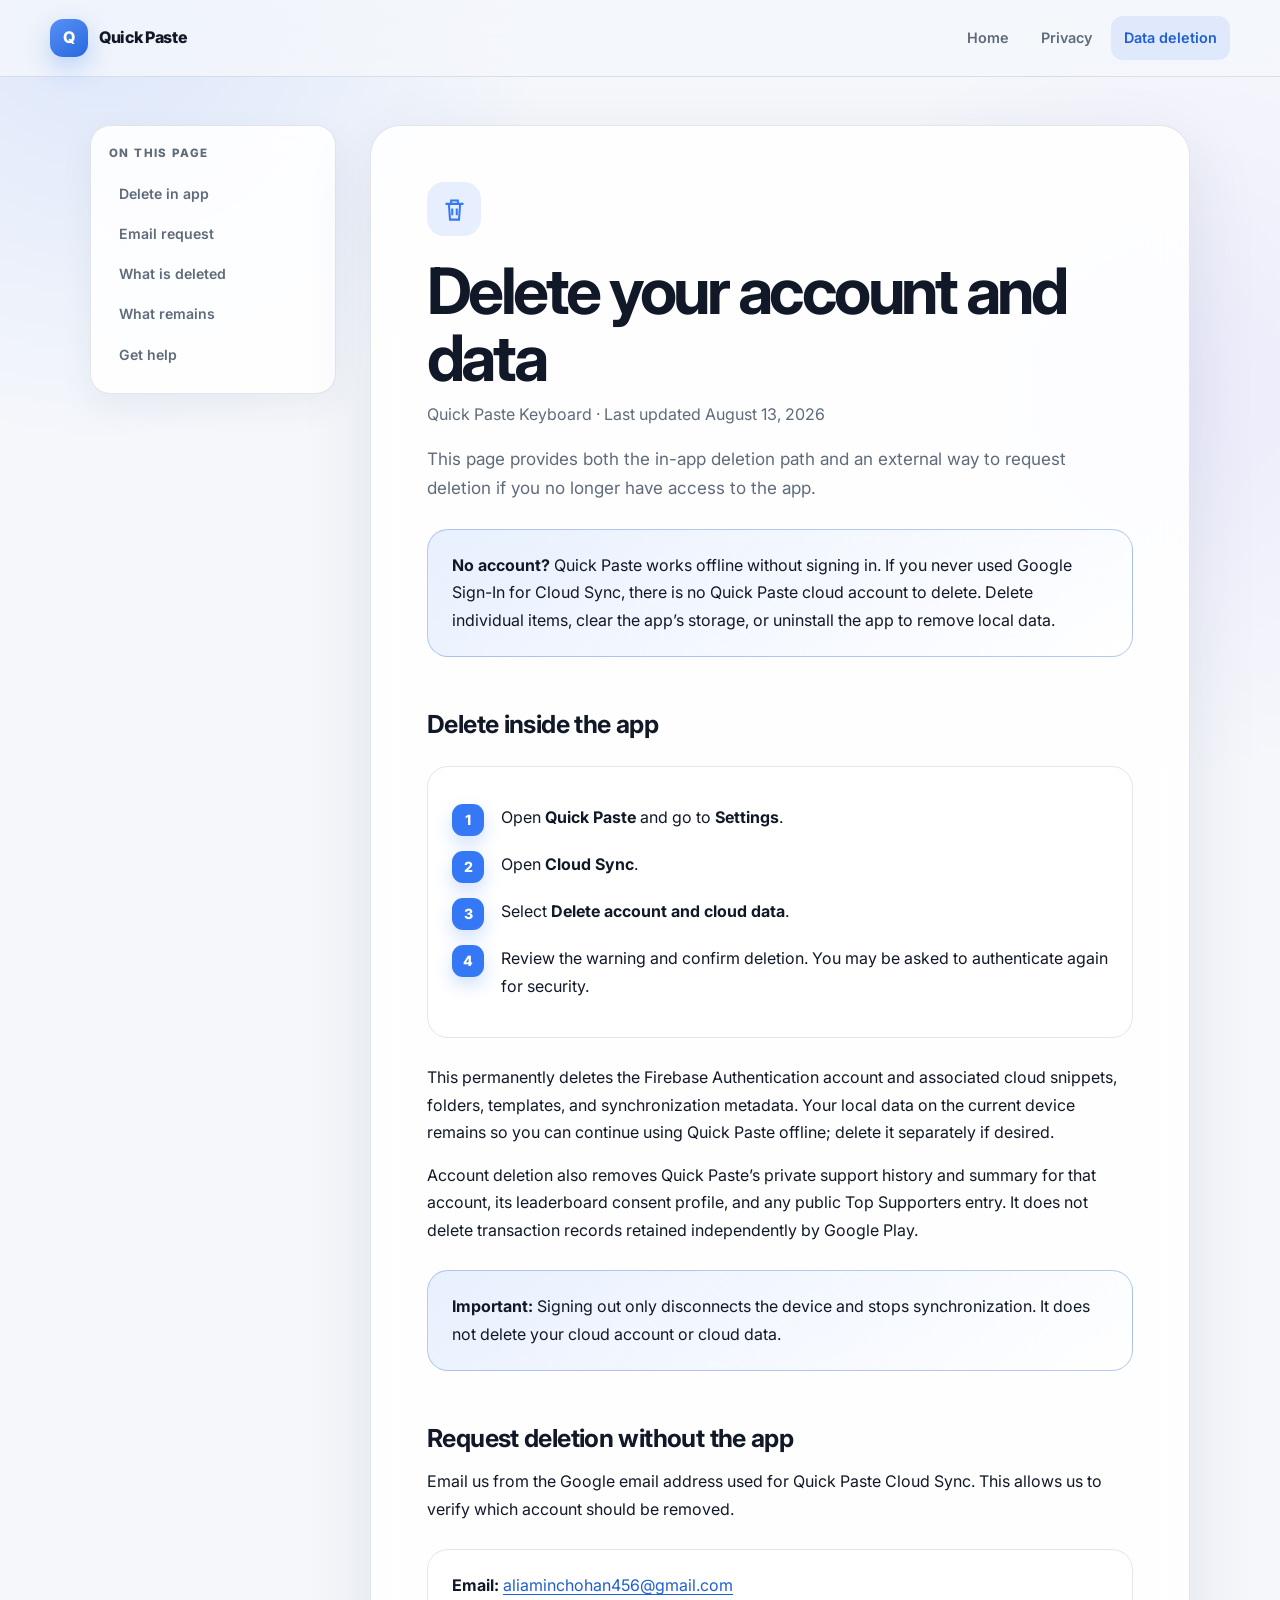
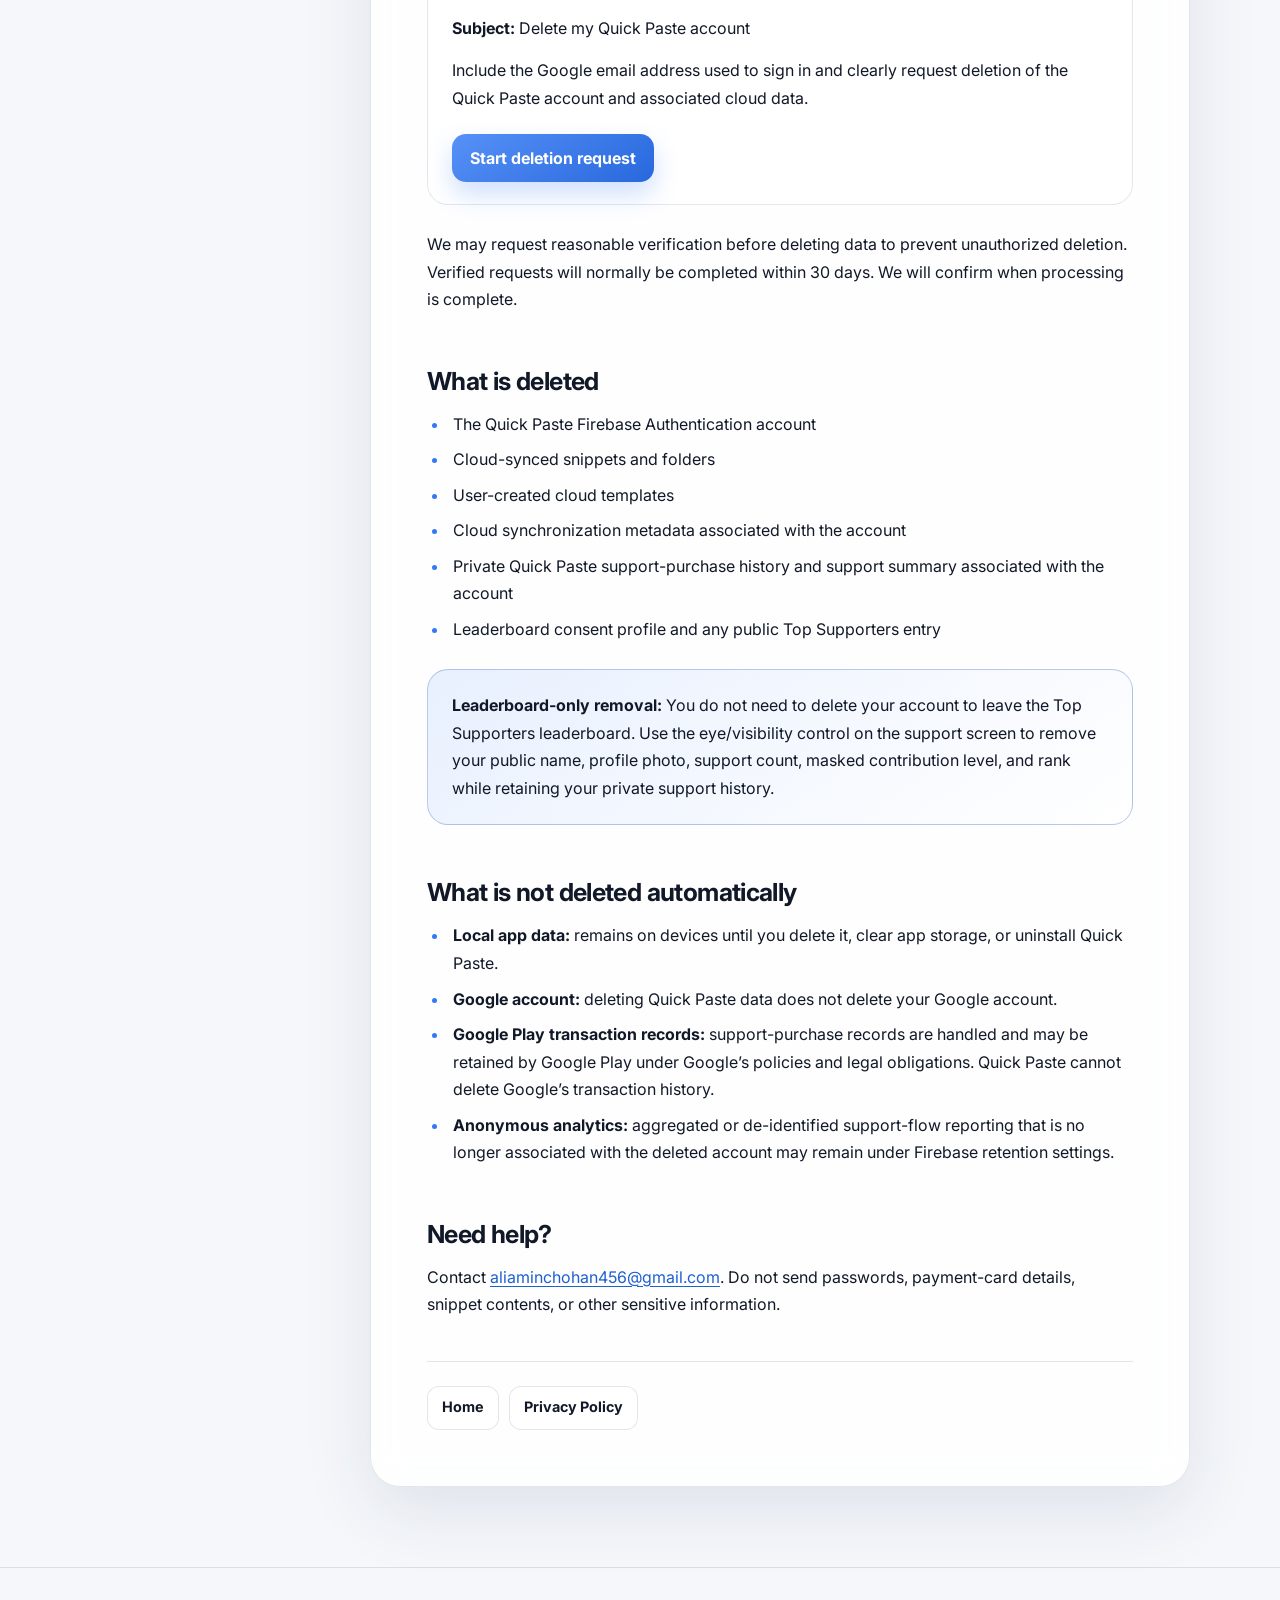
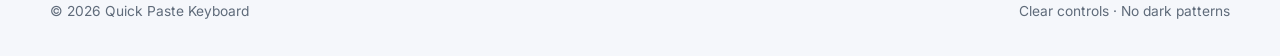
<file: data-deletion.html>
<!doctype html>
<html lang="en">
<head>
  <meta charset="utf-8">
  <meta name="viewport" content="width=device-width,initial-scale=1">
  <meta name="description" content="Delete your Quick Paste Keyboard account and associated cloud data.">
  <title>Account &amp; Data Deletion | Quick Paste Keyboard</title>
  <link rel="stylesheet" href="legal.css">
</head>
<body>
<a class="skip-link" href="#content">Skip to content</a>
<header class="site-header"><nav class="nav" aria-label="Main navigation">
  <a class="brand" href="index.html"><span class="brand-mark">Q</span><span>Quick Paste</span></a>
  <div class="nav-links"><a href="index.html">Home</a><a href="privacy_policy.html">Privacy</a><a href="data-deletion.html" aria-current="page">Data deletion</a></div>
</nav></header>
<main id="content" class="legal-layout">
<aside class="toc" aria-label="Data deletion sections"><p class="toc-label">On this page</p>
  <a href="#in-app">Delete in app</a><a href="#request">Email request</a><a href="#deleted">What is deleted</a><a href="#retained">What remains</a><a href="#help">Get help</a>
</aside>
<article class="legal-document">
  <div class="document-icon" aria-hidden="true"><svg viewBox="0 0 24 24" fill="none" stroke="currentColor" stroke-width="1.8"><path d="M4 7h16M9 7V4h6v3m-8 0 1 14h8l1-14"/><path d="M10 11v6m4-6v6"/></svg></div>
  <h1>Delete your account and data</h1>
  <p class="muted">Quick Paste Keyboard &middot; Last updated August 13, 2026</p>
  <p class="lede">This page provides both the in-app deletion path and an external way to request deletion if you no longer have access to the app.</p>

  <section class="notice">
    <strong>No account?</strong> Quick Paste works offline without signing in. If you never used Google Sign-In for Cloud Sync, there is no Quick Paste cloud account to delete. Delete individual items, clear the app&rsquo;s storage, or uninstall the app to remove local data.
  </section>

  <h2 id="in-app">Delete inside the app</h2>
  <div class="card">
    <div class="step"><span class="num">1</span><div>Open <strong>Quick Paste</strong> and go to <strong>Settings</strong>.</div></div>
    <div class="step"><span class="num">2</span><div>Open <strong>Cloud Sync</strong>.</div></div>
    <div class="step"><span class="num">3</span><div>Select <strong>Delete account and cloud data</strong>.</div></div>
    <div class="step"><span class="num">4</span><div>Review the warning and confirm deletion. You may be asked to authenticate again for security.</div></div>
  </div>
  <p>This permanently deletes the Firebase Authentication account and associated cloud snippets, folders, templates, and synchronization metadata. Your local data on the current device remains so you can continue using Quick Paste offline; delete it separately if desired.</p>
  <p>Account deletion also removes Quick Paste&rsquo;s private support history and summary for that account, its leaderboard consent profile, and any public Top Supporters entry. It does not delete transaction records retained independently by Google Play.</p>
  <div class="notice"><strong>Important:</strong> Signing out only disconnects the device and stops synchronization. It does not delete your cloud account or cloud data.</div>

  <h2 id="request">Request deletion without the app</h2>
  <p>Email us from the Google email address used for Quick Paste Cloud Sync. This allows us to verify which account should be removed.</p>
  <div class="card">
    <p><strong>Email:</strong> <a href="mailto:aliaminchohan456@gmail.com?subject=Delete%20my%20Quick%20Paste%20account">aliaminchohan456@gmail.com</a></p>
    <p><strong>Subject:</strong> Delete my Quick Paste account</p>
    <p>Include the Google email address used to sign in and clearly request deletion of the Quick Paste account and associated cloud data.</p>
    <a class="button" href="mailto:aliaminchohan456@gmail.com?subject=Delete%20my%20Quick%20Paste%20account&amp;body=Please%20delete%20my%20Quick%20Paste%20account%20and%20associated%20cloud%20data.%0A%0AGoogle%20email%20used%20for%20Cloud%20Sync%3A%20">Start deletion request</a>
  </div>
  <p>We may request reasonable verification before deleting data to prevent unauthorized deletion. Verified requests will normally be completed within 30 days. We will confirm when processing is complete.</p>

  <h2 id="deleted">What is deleted</h2>
  <ul>
    <li>The Quick Paste Firebase Authentication account</li>
    <li>Cloud-synced snippets and folders</li>
    <li>User-created cloud templates</li>
    <li>Cloud synchronization metadata associated with the account</li>
    <li>Private Quick Paste support-purchase history and support summary associated with the account</li>
    <li>Leaderboard consent profile and any public Top Supporters entry</li>
  </ul>

  <div class="notice"><strong>Leaderboard-only removal:</strong> You do not need to delete your account to leave the Top Supporters leaderboard. Use the eye/visibility control on the support screen to remove your public name, profile photo, support count, masked contribution level, and rank while retaining your private support history.</div>

  <h2 id="retained">What is not deleted automatically</h2>
  <ul>
    <li><strong>Local app data:</strong> remains on devices until you delete it, clear app storage, or uninstall Quick Paste.</li>
    <li><strong>Google account:</strong> deleting Quick Paste data does not delete your Google account.</li>
    <li><strong>Google Play transaction records:</strong> support-purchase records are handled and may be retained by Google Play under Google&rsquo;s policies and legal obligations. Quick Paste cannot delete Google&rsquo;s transaction history.</li>
    <li><strong>Anonymous analytics:</strong> aggregated or de-identified support-flow reporting that is no longer associated with the deleted account may remain under Firebase retention settings.</li>
  </ul>

  <h2 id="help">Need help?</h2>
  <p>Contact <a href="mailto:aliaminchohan456@gmail.com">aliaminchohan456@gmail.com</a>. Do not send passwords, payment-card details, snippet contents, or other sensitive information.</p>
  <div class="links"><a href="index.html">Home</a><a href="privacy_policy.html">Privacy Policy</a></div>
</article></main>
<footer class="site-footer"><div class="footer-inner"><span>&copy; 2026 Quick Paste Keyboard</span><span>Clear controls &middot; No dark patterns</span></div></footer>
</body>
</html>
</file>
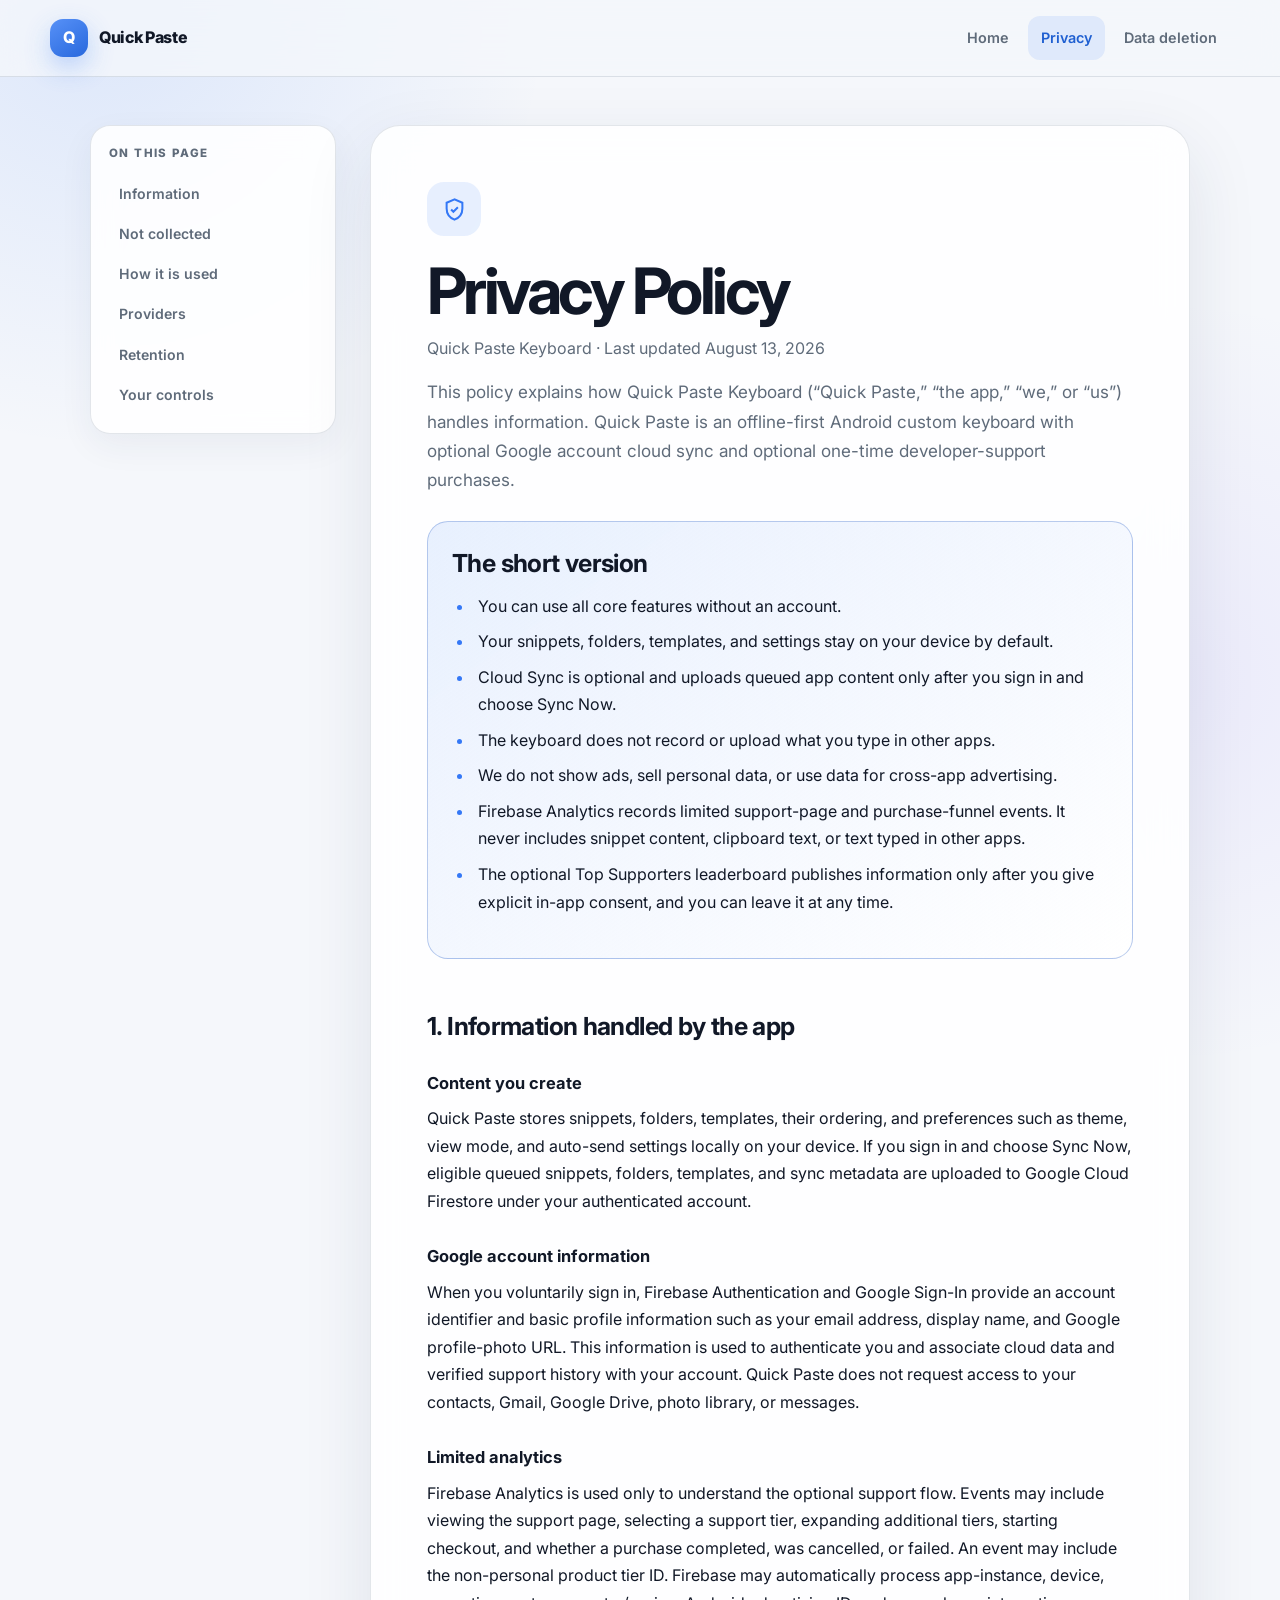
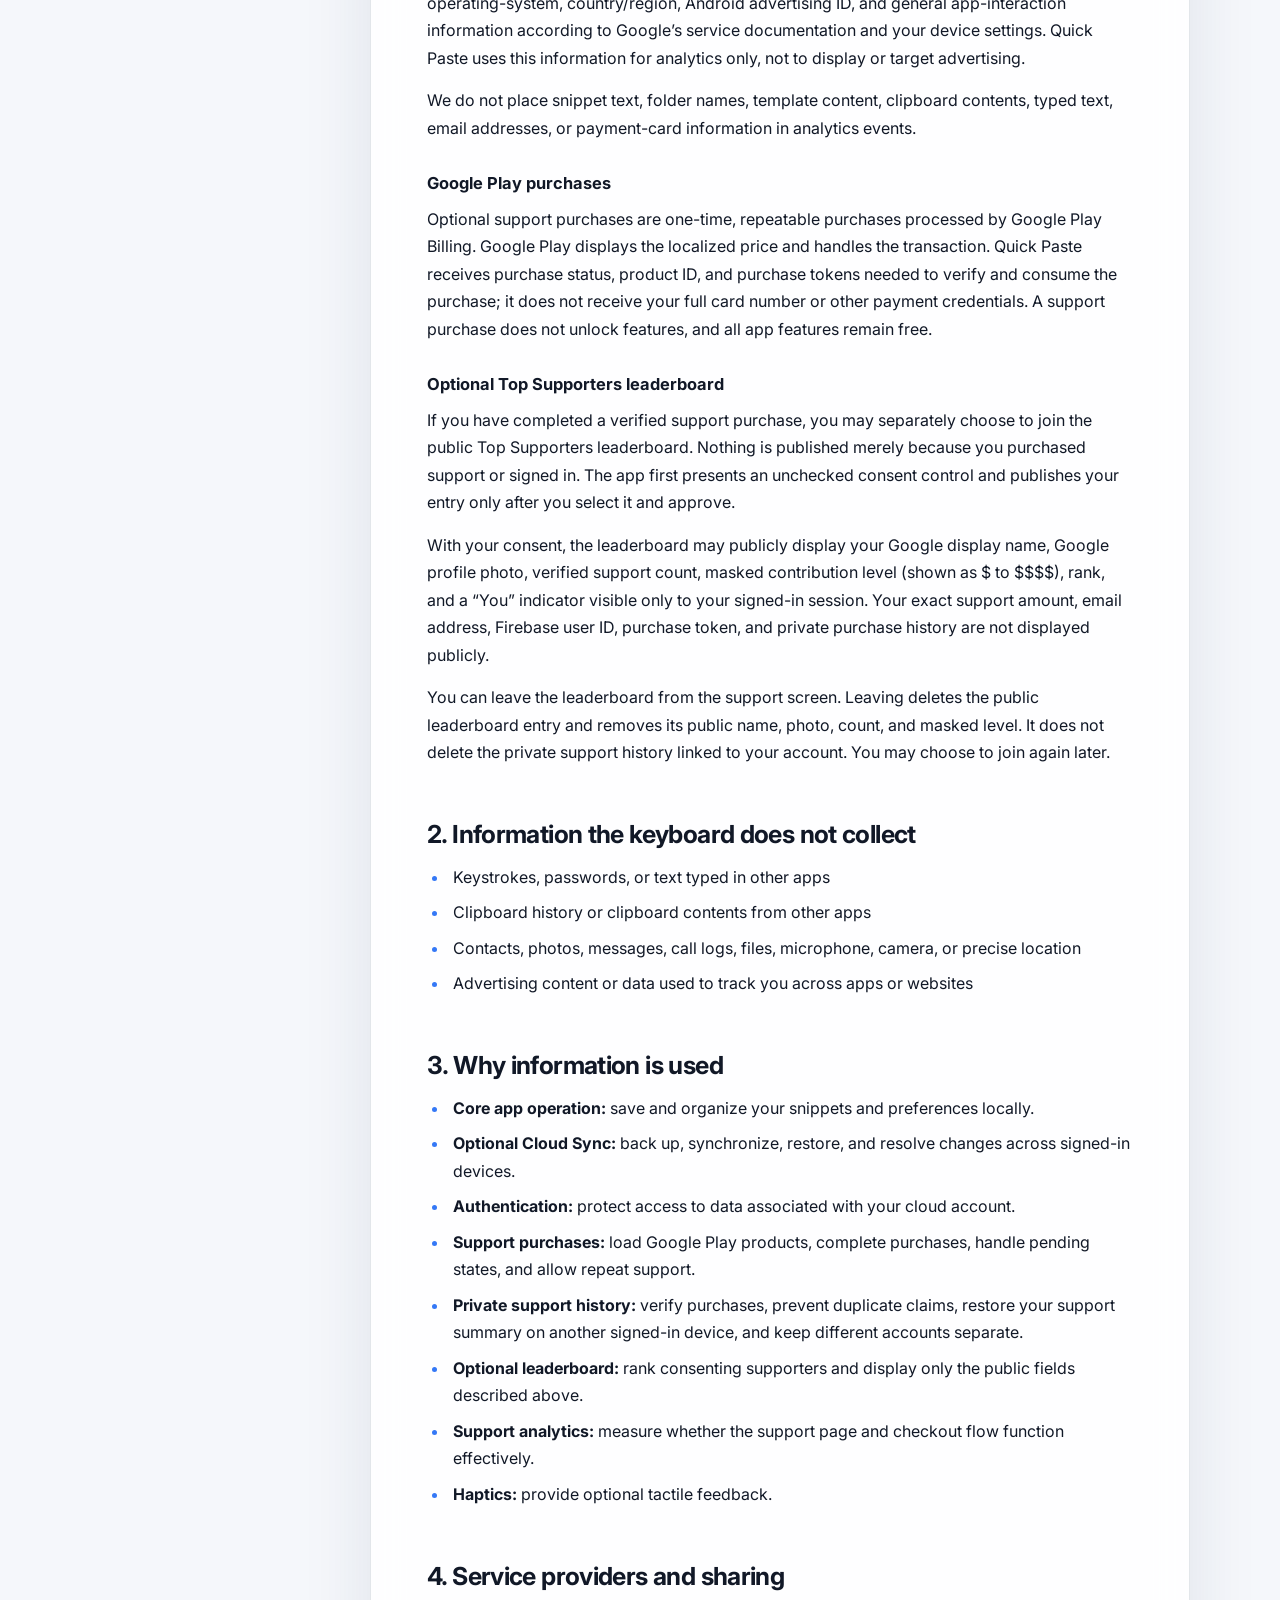
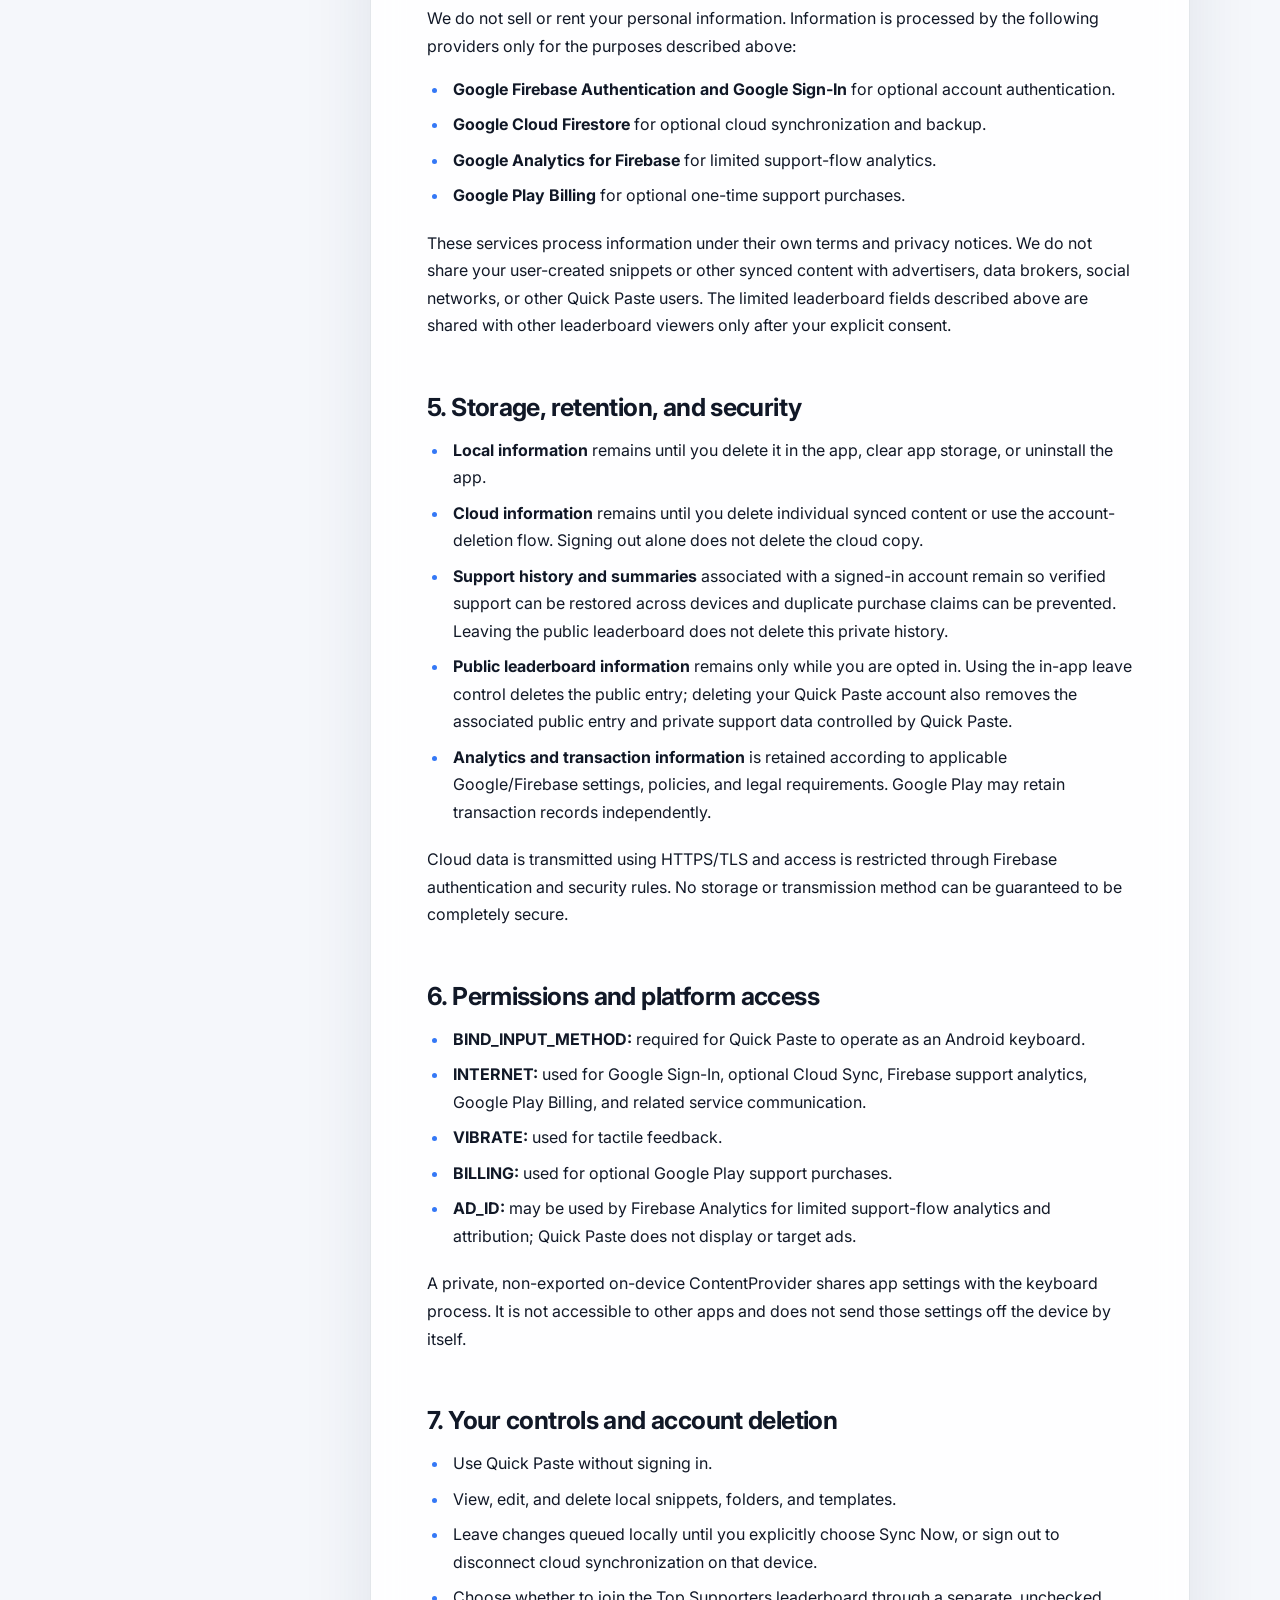
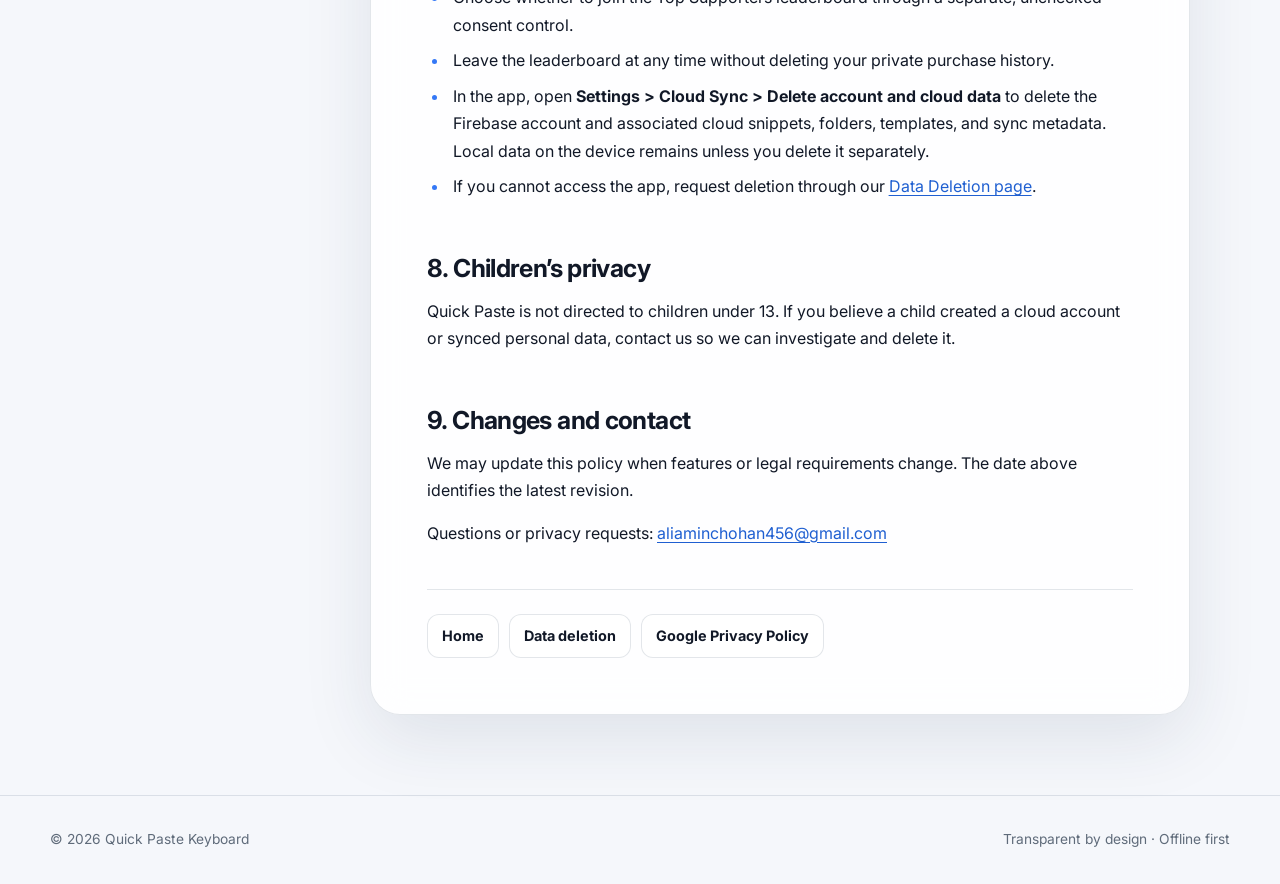
<file: privacy_policy.html>
<!doctype html>
<html lang="en">
<head>
  <meta charset="utf-8">
  <meta name="viewport" content="width=device-width,initial-scale=1">
  <meta name="description" content="Privacy Policy for Quick Paste Keyboard.">
  <title>Privacy Policy | Quick Paste Keyboard</title>
  <link rel="stylesheet" href="legal.css">
</head>
<body>
<a class="skip-link" href="#content">Skip to content</a>
<header class="site-header"><nav class="nav" aria-label="Main navigation">
  <a class="brand" href="index.html"><span class="brand-mark">Q</span><span>Quick Paste</span></a>
  <div class="nav-links"><a href="index.html">Home</a><a href="privacy_policy.html" aria-current="page">Privacy</a><a href="data-deletion.html">Data deletion</a></div>
</nav></header>
<main id="content" class="legal-layout">
<aside class="toc" aria-label="Privacy Policy sections"><p class="toc-label">On this page</p>
  <a href="#information">Information</a><a href="#not-collected">Not collected</a><a href="#use">How it is used</a><a href="#sharing">Providers</a><a href="#retention">Retention</a><a href="#controls">Your controls</a>
</aside>
<article class="legal-document">
  <div class="document-icon" aria-hidden="true"><svg viewBox="0 0 24 24" fill="none" stroke="currentColor" stroke-width="1.8"><path d="M12 3 5 6v5c0 4.7 2.9 8.3 7 10 4.1-1.7 7-5.3 7-10V6l-7-3Z"/><path d="m9 12 2 2 4-4"/></svg></div>
  <h1>Privacy Policy</h1>
  <p class="updated">Quick Paste Keyboard &middot; Last updated August 13, 2026</p>
  <p class="lede">This policy explains how Quick Paste Keyboard (&ldquo;Quick Paste,&rdquo; &ldquo;the app,&rdquo; &ldquo;we,&rdquo; or &ldquo;us&rdquo;) handles information. Quick Paste is an offline-first Android custom keyboard with optional Google account cloud sync and optional one-time developer-support purchases.</p>

  <section class="summary">
    <h2 style="margin-top:0">The short version</h2>
    <ul>
      <li>You can use all core features without an account.</li>
      <li>Your snippets, folders, templates, and settings stay on your device by default.</li>
      <li>Cloud Sync is optional and uploads queued app content only after you sign in and choose Sync Now.</li>
      <li>The keyboard does not record or upload what you type in other apps.</li>
      <li>We do not show ads, sell personal data, or use data for cross-app advertising.</li>
      <li>Firebase Analytics records limited support-page and purchase-funnel events. It never includes snippet content, clipboard text, or text typed in other apps.</li>
      <li>The optional Top Supporters leaderboard publishes information only after you give explicit in-app consent, and you can leave it at any time.</li>
    </ul>
  </section>

  <h2 id="information">1. Information handled by the app</h2>
  <h3>Content you create</h3>
  <p>Quick Paste stores snippets, folders, templates, their ordering, and preferences such as theme, view mode, and auto-send settings locally on your device. If you sign in and choose Sync Now, eligible queued snippets, folders, templates, and sync metadata are uploaded to Google Cloud Firestore under your authenticated account.</p>

  <h3>Google account information</h3>
  <p>When you voluntarily sign in, Firebase Authentication and Google Sign-In provide an account identifier and basic profile information such as your email address, display name, and Google profile-photo URL. This information is used to authenticate you and associate cloud data and verified support history with your account. Quick Paste does not request access to your contacts, Gmail, Google Drive, photo library, or messages.</p>

  <h3>Limited analytics</h3>
  <p>Firebase Analytics is used only to understand the optional support flow. Events may include viewing the support page, selecting a support tier, expanding additional tiers, starting checkout, and whether a purchase completed, was cancelled, or failed. An event may include the non-personal product tier ID. Firebase may automatically process app-instance, device, operating-system, country/region, Android advertising ID, and general app-interaction information according to Google&rsquo;s service documentation and your device settings. Quick Paste uses this information for analytics only, not to display or target advertising.</p>
  <p>We do not place snippet text, folder names, template content, clipboard contents, typed text, email addresses, or payment-card information in analytics events.</p>

  <h3>Google Play purchases</h3>
  <p>Optional support purchases are one-time, repeatable purchases processed by Google Play Billing. Google Play displays the localized price and handles the transaction. Quick Paste receives purchase status, product ID, and purchase tokens needed to verify and consume the purchase; it does not receive your full card number or other payment credentials. A support purchase does not unlock features, and all app features remain free.</p>

  <h3>Optional Top Supporters leaderboard</h3>
  <p>If you have completed a verified support purchase, you may separately choose to join the public Top Supporters leaderboard. Nothing is published merely because you purchased support or signed in. The app first presents an unchecked consent control and publishes your entry only after you select it and approve.</p>
  <p>With your consent, the leaderboard may publicly display your Google display name, Google profile photo, verified support count, masked contribution level (shown as $ to $$$$), rank, and a &ldquo;You&rdquo; indicator visible only to your signed-in session. Your exact support amount, email address, Firebase user ID, purchase token, and private purchase history are not displayed publicly.</p>
  <p>You can leave the leaderboard from the support screen. Leaving deletes the public leaderboard entry and removes its public name, photo, count, and masked level. It does not delete the private support history linked to your account. You may choose to join again later.</p>

  <h2 id="not-collected">2. Information the keyboard does not collect</h2>
  <ul>
    <li>Keystrokes, passwords, or text typed in other apps</li>
    <li>Clipboard history or clipboard contents from other apps</li>
    <li>Contacts, photos, messages, call logs, files, microphone, camera, or precise location</li>
    <li>Advertising content or data used to track you across apps or websites</li>
  </ul>

  <h2 id="use">3. Why information is used</h2>
  <ul>
    <li><strong>Core app operation:</strong> save and organize your snippets and preferences locally.</li>
    <li><strong>Optional Cloud Sync:</strong> back up, synchronize, restore, and resolve changes across signed-in devices.</li>
    <li><strong>Authentication:</strong> protect access to data associated with your cloud account.</li>
    <li><strong>Support purchases:</strong> load Google Play products, complete purchases, handle pending states, and allow repeat support.</li>
    <li><strong>Private support history:</strong> verify purchases, prevent duplicate claims, restore your support summary on another signed-in device, and keep different accounts separate.</li>
    <li><strong>Optional leaderboard:</strong> rank consenting supporters and display only the public fields described above.</li>
    <li><strong>Support analytics:</strong> measure whether the support page and checkout flow function effectively.</li>
    <li><strong>Haptics:</strong> provide optional tactile feedback.</li>
  </ul>

  <h2 id="sharing">4. Service providers and sharing</h2>
  <p>We do not sell or rent your personal information. Information is processed by the following providers only for the purposes described above:</p>
  <ul>
    <li><strong>Google Firebase Authentication and Google Sign-In</strong> for optional account authentication.</li>
    <li><strong>Google Cloud Firestore</strong> for optional cloud synchronization and backup.</li>
    <li><strong>Google Analytics for Firebase</strong> for limited support-flow analytics.</li>
    <li><strong>Google Play Billing</strong> for optional one-time support purchases.</li>
  </ul>
  <p>These services process information under their own terms and privacy notices. We do not share your user-created snippets or other synced content with advertisers, data brokers, social networks, or other Quick Paste users. The limited leaderboard fields described above are shared with other leaderboard viewers only after your explicit consent.</p>

  <h2 id="retention">5. Storage, retention, and security</h2>
  <ul>
    <li><strong>Local information</strong> remains until you delete it in the app, clear app storage, or uninstall the app.</li>
    <li><strong>Cloud information</strong> remains until you delete individual synced content or use the account-deletion flow. Signing out alone does not delete the cloud copy.</li>
    <li><strong>Support history and summaries</strong> associated with a signed-in account remain so verified support can be restored across devices and duplicate purchase claims can be prevented. Leaving the public leaderboard does not delete this private history.</li>
    <li><strong>Public leaderboard information</strong> remains only while you are opted in. Using the in-app leave control deletes the public entry; deleting your Quick Paste account also removes the associated public entry and private support data controlled by Quick Paste.</li>
    <li><strong>Analytics and transaction information</strong> is retained according to applicable Google/Firebase settings, policies, and legal requirements. Google Play may retain transaction records independently.</li>
  </ul>
  <p>Cloud data is transmitted using HTTPS/TLS and access is restricted through Firebase authentication and security rules. No storage or transmission method can be guaranteed to be completely secure.</p>

  <h2>6. Permissions and platform access</h2>
  <ul>
    <li><strong>BIND_INPUT_METHOD:</strong> required for Quick Paste to operate as an Android keyboard.</li>
    <li><strong>INTERNET:</strong> used for Google Sign-In, optional Cloud Sync, Firebase support analytics, Google Play Billing, and related service communication.</li>
    <li><strong>VIBRATE:</strong> used for tactile feedback.</li>
    <li><strong>BILLING:</strong> used for optional Google Play support purchases.</li>
    <li><strong>AD_ID:</strong> may be used by Firebase Analytics for limited support-flow analytics and attribution; Quick Paste does not display or target ads.</li>
  </ul>
  <p>A private, non-exported on-device ContentProvider shares app settings with the keyboard process. It is not accessible to other apps and does not send those settings off the device by itself.</p>

  <h2 id="controls">7. Your controls and account deletion</h2>
  <ul>
    <li>Use Quick Paste without signing in.</li>
    <li>View, edit, and delete local snippets, folders, and templates.</li>
    <li>Leave changes queued locally until you explicitly choose Sync Now, or sign out to disconnect cloud synchronization on that device.</li>
    <li>Choose whether to join the Top Supporters leaderboard through a separate, unchecked consent control.</li>
    <li>Leave the leaderboard at any time without deleting your private purchase history.</li>
    <li>In the app, open <strong>Settings &gt; Cloud Sync &gt; Delete account and cloud data</strong> to delete the Firebase account and associated cloud snippets, folders, templates, and sync metadata. Local data on the device remains unless you delete it separately.</li>
    <li>If you cannot access the app, request deletion through our <a href="data-deletion.html">Data Deletion page</a>.</li>
  </ul>

  <h2>8. Children&rsquo;s privacy</h2>
  <p>Quick Paste is not directed to children under 13. If you believe a child created a cloud account or synced personal data, contact us so we can investigate and delete it.</p>

  <h2>9. Changes and contact</h2>
  <p>We may update this policy when features or legal requirements change. The date above identifies the latest revision.</p>
  <p>Questions or privacy requests: <a href="mailto:aliaminchohan456@gmail.com">aliaminchohan456@gmail.com</a></p>
  <div class="links"><a href="index.html">Home</a><a href="data-deletion.html">Data deletion</a><a href="https://policies.google.com/privacy">Google Privacy Policy</a></div>
</article></main>
<footer class="site-footer"><div class="footer-inner"><span>&copy; 2026 Quick Paste Keyboard</span><span>Transparent by design &middot; Offline first</span></div></footer>
</body>
</html>
</file>
<file: legal.css>
@import url('https://fonts.googleapis.com/css2?family=Inter:wght@400;500;600;700;800&display=swap');

:root {
  color-scheme: light dark;
  --page: #f5f7fb;
  --surface: rgba(255, 255, 255, .88);
  --surface-solid: #ffffff;
  --surface-soft: #edf4ff;
  --text: #111827;
  --muted: #5f6b7a;
  --primary: #3478f6;
  --primary-strong: #1f5fd1;
  --primary-soft: rgba(52, 120, 246, .11);
  --border: rgba(31, 52, 83, .12);
  --shadow: 0 24px 70px rgba(27, 48, 83, .10);
  --max: 1180px;
}

@media (prefers-color-scheme: dark) {
  :root {
    --page: #090c11;
    --surface: rgba(20, 25, 34, .88);
    --surface-solid: #141922;
    --surface-soft: #16243a;
    --text: #f4f6fa;
    --muted: #aeb5c2;
    --primary: #5791f7;
    --primary-strong: #8db5ff;
    --primary-soft: rgba(87, 145, 247, .13);
    --border: rgba(183, 197, 219, .14);
    --shadow: 0 28px 80px rgba(0, 0, 0, .30);
  }
}

* { box-sizing: border-box; }
html { scroll-behavior: smooth; scroll-padding-top: 108px; }
body {
  margin: 0;
  min-height: 100vh;
  background:
    radial-gradient(circle at 8% 0%, rgba(52, 120, 246, .13), transparent 28rem),
    radial-gradient(circle at 92% 12%, rgba(118, 91, 255, .08), transparent 24rem),
    var(--page);
  color: var(--text);
  font: 16px/1.72 Inter, system-ui, -apple-system, BlinkMacSystemFont, "Segoe UI", sans-serif;
  -webkit-font-smoothing: antialiased;
}
a { color: var(--primary-strong); text-underline-offset: 3px; }
a:hover { text-decoration-thickness: 2px; }
a:focus-visible, button:focus-visible {
  outline: 3px solid color-mix(in srgb, var(--primary) 45%, transparent);
  outline-offset: 3px;
  border-radius: 8px;
}
.skip-link {
  position: fixed;
  top: 8px;
  left: 12px;
  z-index: 100;
  padding: 10px 14px;
  transform: translateY(-150%);
  border-radius: 10px;
  background: var(--primary);
  color: #fff;
  font-weight: 700;
  text-decoration: none;
}
.skip-link:focus { transform: translateY(0); }
.site-header {
  position: sticky;
  top: 0;
  z-index: 30;
  border-bottom: 1px solid var(--border);
  background: color-mix(in srgb, var(--page) 82%, transparent);
  backdrop-filter: blur(18px) saturate(140%);
}
.nav {
  width: min(calc(100% - 36px), var(--max));
  min-height: 76px;
  margin: auto;
  display: flex;
  align-items: center;
  justify-content: space-between;
  gap: 20px;
}
.brand {
  display: inline-flex;
  align-items: center;
  gap: 11px;
  color: var(--text);
  font-weight: 800;
  letter-spacing: -.02em;
  text-decoration: none;
}
.brand-mark {
  width: 38px;
  height: 38px;
  display: grid;
  place-items: center;
  border-radius: 13px;
  color: #fff;
  background: linear-gradient(145deg, #5791f7, #2868dd);
  box-shadow: 0 10px 26px rgba(52, 120, 246, .30);
}
.nav-links { display: flex; align-items: center; gap: 6px; }
.nav-links a {
  min-height: 44px;
  display: inline-flex;
  align-items: center;
  padding: 0 13px;
  border-radius: 12px;
  color: var(--muted);
  font-size: .9rem;
  font-weight: 600;
  text-decoration: none;
  transition: background-color .2s ease, color .2s ease;
}
.nav-links a:hover, .nav-links a[aria-current="page"] {
  background: var(--primary-soft);
  color: var(--primary-strong);
}
.legal-layout {
  width: min(calc(100% - 36px), var(--max));
  margin: 0 auto;
  padding: 48px 0 80px;
  display: grid;
  grid-template-columns: 246px minmax(0, 820px);
  gap: 34px;
  align-items: start;
  justify-content: center;
}
.toc {
  position: sticky;
  top: 106px;
  padding: 18px;
  border: 1px solid var(--border);
  border-radius: 20px;
  background: var(--surface);
  box-shadow: 0 12px 34px rgba(27, 48, 83, .06);
  backdrop-filter: blur(14px);
}
.toc-label {
  margin: 0 0 10px;
  color: var(--muted);
  font-size: .72rem;
  font-weight: 800;
  letter-spacing: .12em;
  text-transform: uppercase;
}
.toc a {
  display: block;
  padding: 8px 10px;
  border-radius: 10px;
  color: var(--muted);
  font-size: .88rem;
  font-weight: 600;
  text-decoration: none;
}
.toc a:hover { color: var(--primary-strong); background: var(--primary-soft); }
.legal-document {
  min-width: 0;
  padding: clamp(25px, 5vw, 56px);
  border: 1px solid var(--border);
  border-radius: 30px;
  background: var(--surface);
  box-shadow: var(--shadow);
  backdrop-filter: blur(18px);
}
.document-icon {
  width: 54px;
  height: 54px;
  display: grid;
  place-items: center;
  margin-bottom: 22px;
  border-radius: 17px;
  color: var(--primary);
  background: var(--primary-soft);
}
.document-icon svg { width: 27px; height: 27px; }
h1 {
  margin: 0 0 10px;
  font-size: clamp(2.25rem, 7vw, 4rem);
  line-height: 1.04;
  letter-spacing: -.055em;
}
h2 {
  margin: 48px 0 14px;
  padding-top: 4px;
  font-size: clamp(1.28rem, 3vw, 1.55rem);
  line-height: 1.25;
  letter-spacing: -.025em;
}
h3 { margin: 27px 0 8px; font-size: 1.03rem; }
p { margin: 0 0 15px; }
.updated, .muted { color: var(--muted); }
.lede { max-width: 66ch; color: var(--muted); font-size: 1.07rem; }
ul, ol { margin: 10px 0 20px; padding-left: 1.35rem; }
li { margin: 8px 0; padding-left: 4px; }
li::marker { color: var(--primary); }
.summary, .note, .notice, .card {
  margin: 26px 0;
  padding: 22px 24px;
  border: 1px solid var(--border);
  border-radius: 21px;
  background: var(--surface-solid);
}
.summary, .notice {
  border-color: color-mix(in srgb, var(--primary) 24%, var(--border));
  background: linear-gradient(145deg, var(--primary-soft), var(--surface-solid));
}
.summary h2, .notice h2 { margin-top: 0; }
.step { display: grid; grid-template-columns: 36px 1fr; gap: 13px; margin: 15px 0; align-items: start; }
.num {
  width: 32px;
  height: 32px;
  display: grid;
  place-items: center;
  border-radius: 11px;
  background: var(--primary);
  color: #fff;
  font-size: .88rem;
  font-weight: 800;
  box-shadow: 0 8px 18px rgba(52, 120, 246, .23);
}
.button {
  min-height: 48px;
  display: inline-flex;
  align-items: center;
  justify-content: center;
  margin-top: 7px;
  padding: 0 18px;
  border-radius: 14px;
  color: #fff;
  background: linear-gradient(145deg, #5791f7, #2868dd);
  box-shadow: 0 12px 26px rgba(52, 120, 246, .24);
  font-weight: 700;
  text-decoration: none;
  transition: transform .18s ease, box-shadow .18s ease;
}
.button:hover { transform: translateY(-1px); box-shadow: 0 16px 32px rgba(52, 120, 246, .30); }
.links { display: flex; flex-wrap: wrap; gap: 10px; margin-top: 42px; padding-top: 24px; border-top: 1px solid var(--border); }
.links a {
  min-height: 44px;
  display: inline-flex;
  align-items: center;
  padding: 0 14px;
  border: 1px solid var(--border);
  border-radius: 12px;
  color: var(--text);
  background: var(--surface-solid);
  font-size: .9rem;
  font-weight: 700;
  text-decoration: none;
}
.site-footer { border-top: 1px solid var(--border); color: var(--muted); }
.footer-inner {
  width: min(calc(100% - 36px), var(--max));
  min-height: 88px;
  margin: auto;
  display: flex;
  align-items: center;
  justify-content: space-between;
  gap: 20px;
  font-size: .86rem;
}

@media (max-width: 900px) {
  .legal-layout { grid-template-columns: 1fr; padding-top: 28px; }
  .toc { position: static; display: flex; gap: 5px; overflow-x: auto; padding: 10px; scrollbar-width: none; }
  .toc::-webkit-scrollbar { display: none; }
  .toc-label { display: none; }
  .toc a { white-space: nowrap; }
}
@media (max-width: 620px) {
  .nav { min-height: 68px; }
  .nav-links a:not([aria-current="page"]) { display: none; }
  .legal-layout { width: min(calc(100% - 24px), var(--max)); gap: 18px; padding-bottom: 48px; }
  .legal-document { padding: 25px 20px 30px; border-radius: 24px; }
  .summary, .note, .notice, .card { padding: 18px; border-radius: 18px; }
  .button { width: 100%; text-align: center; }
  .footer-inner { min-height: 100px; flex-direction: column; justify-content: center; text-align: center; gap: 6px; }
}
@media (prefers-reduced-motion: reduce) {
  html { scroll-behavior: auto; }
  *, *::before, *::after { animation-duration: .01ms !important; transition-duration: .01ms !important; }
}
</file>
